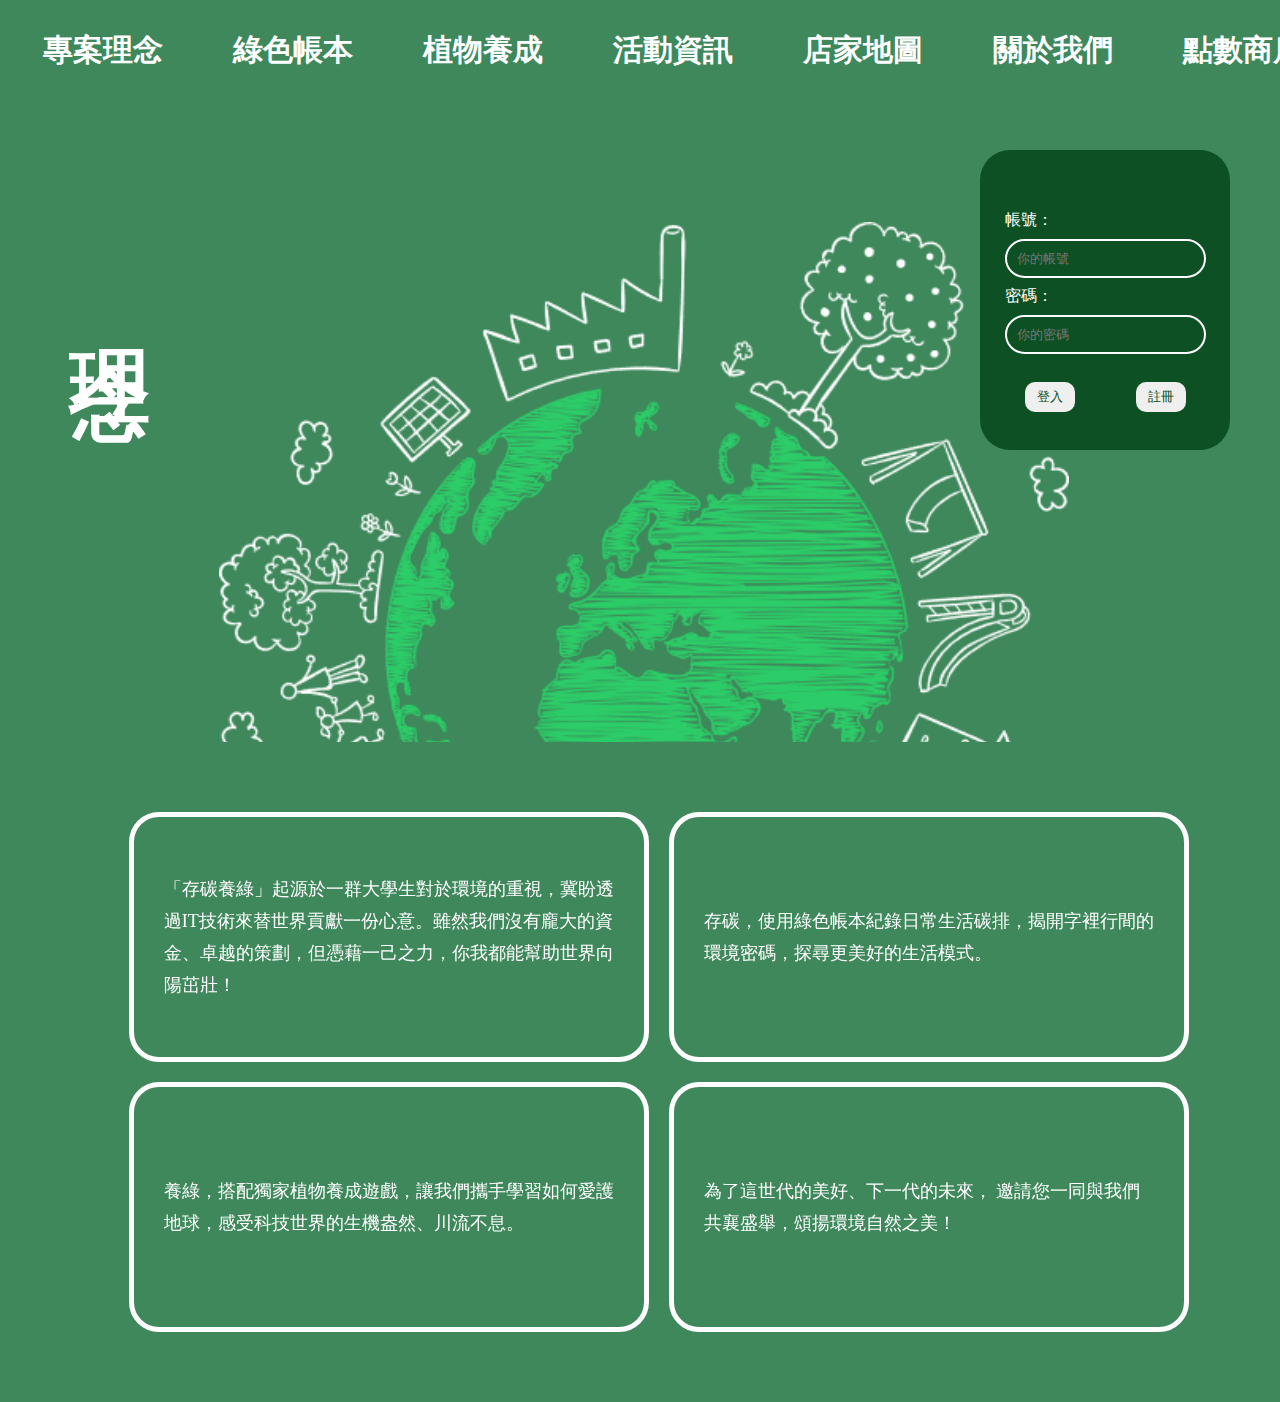
<file: index.html>
<!DOCTYPE html>
<html lang="en">
<head>
    <meta charset="UTF-8">
    <meta http-equiv="X-UA-Compatible" content="IE=edge">
    <meta name="viewport" content="width=device-width, initial-scale=1.0">
    <link rel="icon" href="asset/img/green-power.png" type="image/x-icon" />
    <title>存碳養綠</title>
    <style>
        @import url(asset/css/main.css);
        @import url(asset/css/index.css);
        @import url(asset/css/nav.css);
        @import url(../asset/css/animation.css);
    </style>
</head>
<body>
    <main>
        <aside id="main_title">
            <h1>理念</h1>
        </aside>

        <div class="signin" id="signin">
            
            <div class="signmid" >
                <form>
                    <div class="signcontent">
                        <label for="account">帳號：<br></label>
                        <input type="text" placeholder="你的帳號" >
                    </div>
                    <div class="signcontent">
                        <label for="account">密碼：<br></label>
                        <input type="password" placeholder="你的密碼" >
                    </div>
                    <div class="signbtn">
                        <input type="submit" value="登入" id="login" onclick="login()">
                        <input id="show" type="button" value="註冊">
                    </div>
                </form>
                
                <dialog id="infoModal">
                    <main>
                        
                        <div class="big">
                            <div class="mid">
                                <div class="contain">
                                    <h2 class="h2card">會員基本資料</h2>
                                    <div class="info">
                                        <div class="data">
                                            <label for="account">帳號：<br></label>
                                            <input class="inputstyle"type="text" placeholder="你的帳號">
                                        </div>
                                        <div class="data">
                                            <label for="name">密碼：<br></label>
                                            <input class="inputstyle" type="password" placeholder="你的密碼">
                                        </div>
                                        <div class="data">
                                            <label for="name">姓名：<br></label>
                                            <input class="inputstyle" type="text" placeholder="Your Name">
                                        </div>
                                        <div class="data">
                                            <label for="name">電子信箱：<br></label>
                                            <input class="inputstyle" type="text" placeholder="Your E-mail">
                                        </div>
                                        <div class="data">
                                            <label for="name">生日：<br></label>
                                            <input class="inputstyle" type="date" >
                                        </div>
                                        <div class="data">
                                            <label for="name">性別：<br></label>
                                            <input  type="radio"  name="sexual" style="margin: 20px 20px 5px;">男<br>
                                            <input  type="radio"  name="sexual" style="margin: 20px 20px">女<br>
                                        </div>
                                        <div class="data">
                                            <label for="name">通訊地址：<br></label>
                                            <input class="inputstyle" type="text" placeholder="你的住址">
                                        </div>
                                        <div class="data">
                                            <label for="name">聯絡電話：<br></label>
                                            <input class="inputstyle" type="text" placeholder="你的電話">
                                        </div>
                
                                       
                                            <div class="btndiv">
                                                <input type="submit" value="確認" class="btn" id="close">
                                            </div>
                                            <div class="btndiv">
                                                <input type="reset" value="取消" class="btn" id="close_2">
                                            </div>
                                        
                                    </div>
                                </div>
                            </div>
                        </div>
                    </main>
                </dialog>
                
            </div>
        </div>
        <div class="allhome">
            <div class="earth">
                <img src="asset/img/earth.png" >
            </div>
            <div class="idea">
                <div class="outer">
                    <div class="ideacontent">
                        <p>「存碳養綠」起源於一群大學生對於環境的重視，冀盼透過IT技術來替世界貢獻一份心意。雖然我們沒有龐大的資金、卓越的策劃，但憑藉一己之力，你我都能幫助世界向陽茁壯！</p>
                    </div>
                </div>
                <div class="outer">
                    <div class="ideacontent">
                        <p>存碳，使用綠色帳本紀錄日常生活碳排，揭開字裡行間的環境密碼，探尋更美好的生活模式。</p>
                    </div>
                </div>
                <div class="outer">
                    <div class="ideacontent">
                        <p>養綠，搭配獨家植物養成遊戲，讓我們攜手學習如何愛護地球，感受科技世界的生機盎然、川流不息。</p>
                    </div>
                </div>
                <div class="outer">
                    <div class="ideacontent">
                        <p>為了這世代的美好、下一代的未來，
                            邀請您一同與我們共襄盛舉，頌揚環境自然之美！</p>
                    </div>
                </div>
            </div>
        </div>
    </main>
    <footer></footer>
    <iframe src="page/nav.html" id="navBar" frameborder="0" scrolling="no"></iframe>

    <script>
        //註冊介面
        let btn=document.querySelector("#show");
        let infoModal=document.querySelector("#infoModal");
        let close=document.querySelector("#close"); //註冊確認後關閉視窗
        let close_2=document.querySelector("#close_2"); //註冊取消關閉視窗
    
        btn.addEventListener("click", function(){
            infoModal.showModal();
        })
        close.addEventListener("click", function(){
            infoModal.close();
        })
        close_2.addEventListener("click", function(){
            infoModal.close();
        })

        //登入介面
        function login(){
            var div=document.getElementById("signin")
            if (div.style.display == "block") {
                div.style.display = "none";
            }
            else{
                div.style.display = "none";
            }
        }

    </script>
</body>
</html>
</file>
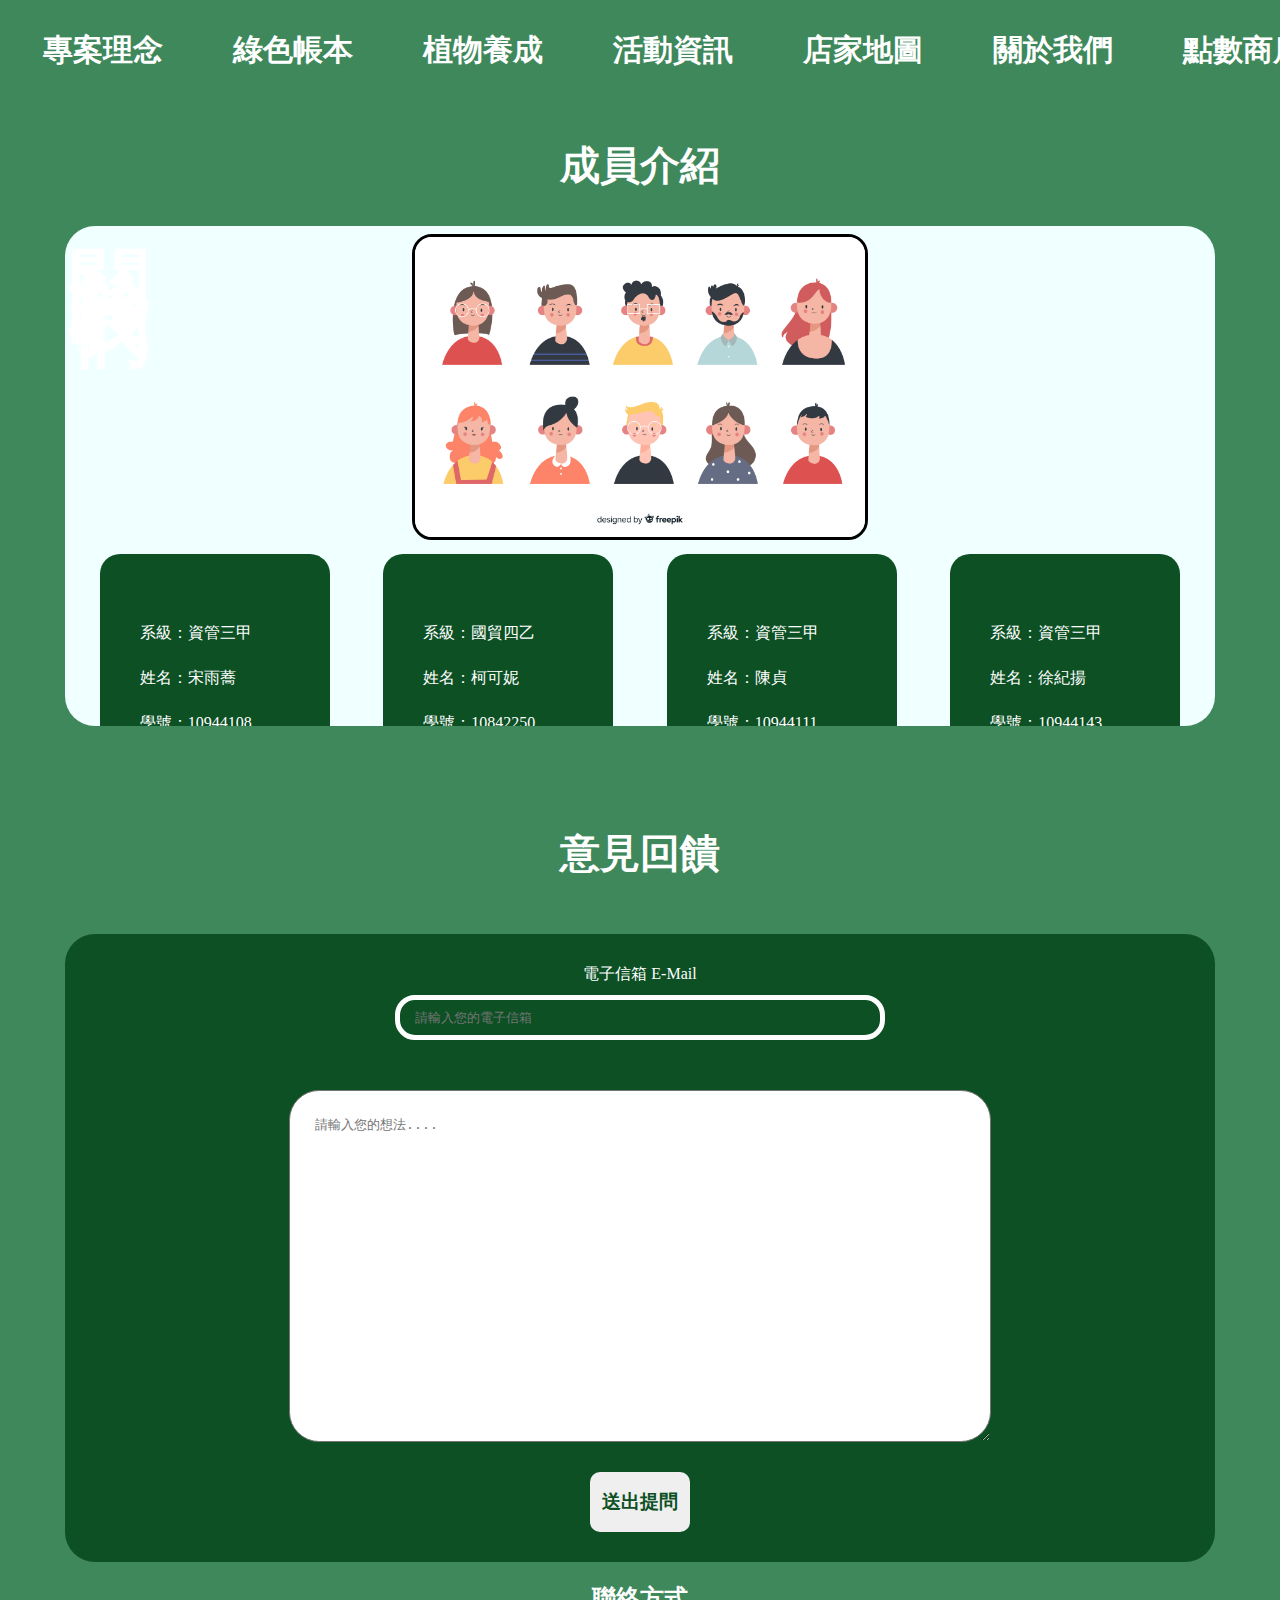
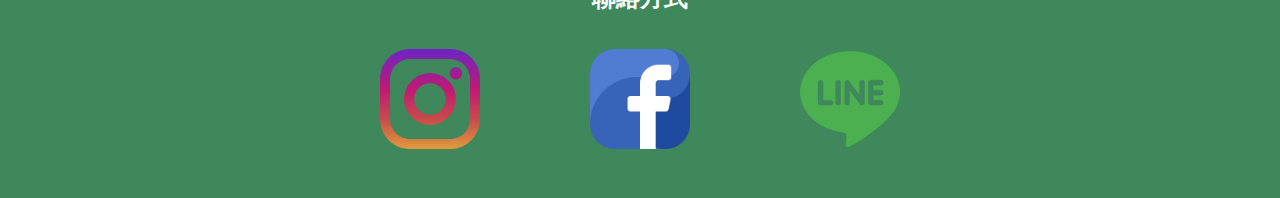
<file: page/about.html>
<!DOCTYPE html>
<html lang="en">
<head>
    <meta charset="UTF-8">
    <meta http-equiv="X-UA-Compatible" content="IE=edge">
    <meta name="viewport" content="width=device-width, initial-scale=1.0">
    <link rel="icon" href="../asset/img/green-power.png" type="image/x-icon" />
    <title>存碳養綠</title>
    <style>
        @import url(../asset/css/main.css);
        @import url(../asset/css/nav.css);
        @import url(../asset/css/about.css);
        @import url(../asset/css/animation.css);
    </style>

</head>
<body>
    <main>
        <aside id="main_title">
            <h1>關於我們</h1>
        </aside>
        <div class="bigbody">
            <div class="member" >
                <h2>成員介紹</h2>
                <iframe src="../page/member.html" frameborder="0" class="memframe" ></iframe>
            </div>
           
            <div class="member">
                <h2>意見回饋</h2>
                
                <form action="">
                    <div class="divqa">
                        
                        <div class="maildiv">
                            <label for="email">電子信箱 E-Mail</label>
                            <input type="email" placeholder="請輸入您的電子信箱">
                        </div>
                        <div class="qabody">
                            
                            <textarea name="problem" id="problem" placeholder="請輸入您的想法...." ></textarea>
                            <input class="qabtn" type="submit" value="送出提問">
                        </div>
                    </div>
                </form>
                   
            </div>
            <div class="mediadiv">
                <h2>聯絡方式</h2>
                <div class="contact">
                    <div class="media">
                        <a href="https://www.instagram.com/greenbook_1228/" target="_blank"><img src="../asset/img/instagram.png" ></a>
                    </div>
                    <div class="media">
                        <a href="https://www.facebook.com/profile.php?id=100088509945150" target="_blank"><img src="../asset/img/facebook.png" ></a>
                    </div>
                    <div class="media">
                        <a href="https://reurl.cc/oZm5zg" target="_blank"><img src="../asset/img/line.png" ></a>
                    </div>
                </div>
            </div>
        </div>
    </main>
    <iframe src="../page/nav.html" id="navBar" frameborder="0" scrolling="no"></iframe>
</body>
</html>
</file>
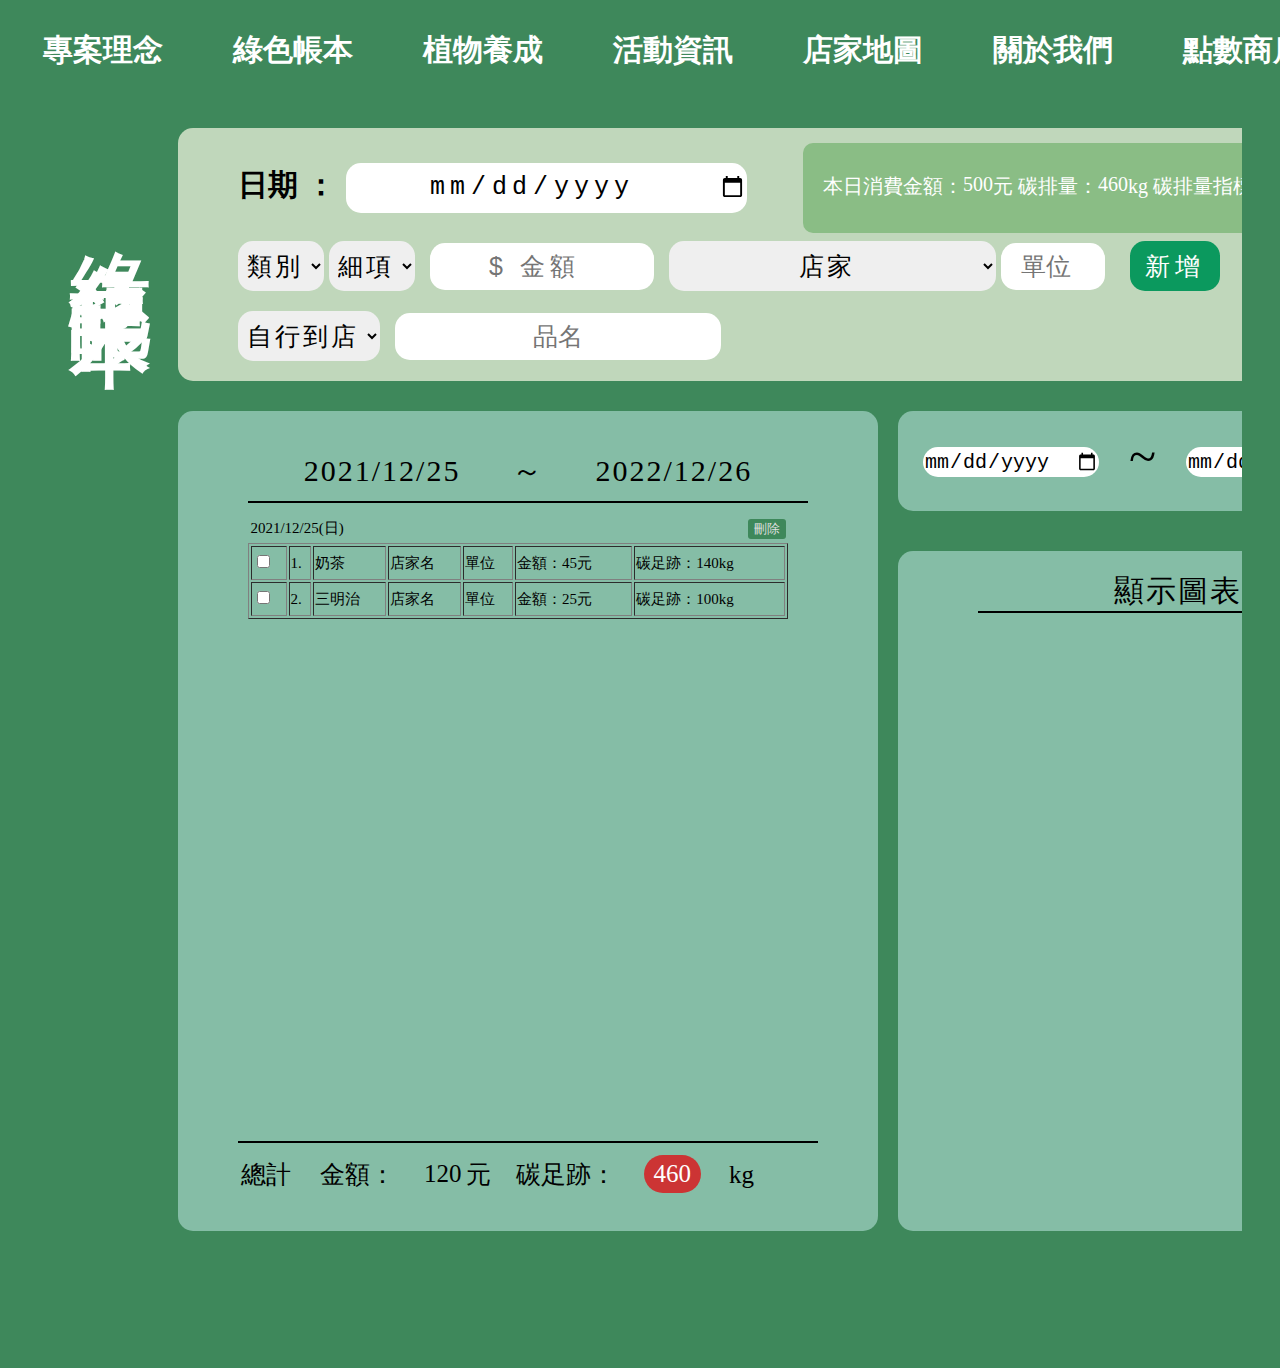
<file: page/account.html>
<!DOCTYPE html>
<html lang="en">
<head>
    <meta charset="UTF-8">
    <meta http-equiv="X-UA-Compatible" content="IE=edge">
    <meta name="viewport" content="width=device-width, initial-scale=1.0">
    <link rel="icon" href="../asset/img/green-power.png" type="image/x-icon" />
    <title>存碳養綠</title>
    <style>
        @import url(../asset/css/main.css);
        @import url(../asset/css/nav.css);
        @import url(../asset/css/account.css);
        @import url(../asset/css/animation.css);
    </style>
</head>
<body>
    <main>
        <aside id="main_title">
            <h1>綠色記帳本</h1>
        </aside>
        <aside id="main_body">
            <div id="add">
                <form   name="myForm">
                    <h2>日期 ：<input type="date" id="add_date"></h2><br>
                    <select name="type" id="add_type" onChange="renew(this.selectedIndex);">
                        <option value="" disabled selected hidden>類別</option>
                        <option value="Food">食</option>
                        <option value="Clothing">衣</option>
                        <option value="Housing">住</option>
                        <option value="Transportation">行</option>
                        <option value="Other">其他</option>
                    </select>
                    <select name="typeDetail" id="add_type_detail">
                        <option value="" disabled selected hidden>細項</option>
                    </select>
                    <input type="number" id="add_money" placeholder="$ 金額" min="0">
                    <select name="type" id="add_shop">
                        <option value="" disabled selected hidden>店家</option>
                        <option value="">獨立商店</option>
                        <option value="">連鎖商店</option>
                        <option value="">便利商店_負碳商品專區</option>
                        <option value="">便利商店_一般</option>
                        <option value="">綠色商店</option>
                        <option value="">其他</option>
                       
                    </select>
                    <script>
                        department=new Array();
                        department[0]=[];	
                        department[1]=["素食", "非素食"];	
                        department[2]=[];
                        department[3]=["水費/月","電費/月","瓦斯費/月"];
                        department[4]=["自駕油費", "捷運", "公車", "鐵路", "長程飛機", "短程飛機"];
                        department[5]=["具有綠色標章", "非綠色標章"];

                        function renew(index){
                            for(var i=0;i<department[index].length;i++)
                                document.myForm.typeDetail.options[i]=new Option(department[index][i], department[index][i]);	// 設定新選項
                            document.myForm.typeDetail.length=department[index].length;	// 刪除多餘的選項
                        }
                    </script>
                    <input type="number" id="add_unit" placeholder="單位" min="0" title="火車公里/公車、捷運站數/份數/飛機次數/加油公升數/水、電、瓦斯度數">
                    <button type="submit" id="add_btn" onclick="addFunction()" >新增</button><br>
                    <script>
                        function addFunction()
                        {
                            alert("此紀錄碳足跡量已超標!! \n 未來您的孫子沒有家了哭哭 °(°ˊДˋ°) °");
                        }
                    </script>
                    <select name="type" id="add_buy">
                        <option value="">自行到店</option>
                        <option value="">網購</option>
                    </select>
                    <input type="text" placeholder="品名" id="productName">
                </form>
            </div>
            <div id="today">
                <p>本日消費金額：</p>
                    <p>500</p>
                    <p>元 碳排量：</p>
                    <p>460</p>
                    <p>kg 碳排量指標 </p>
                    <p>普通</p>
                    <button type="submit" onclick="show()">
                        已省下碳排量 <br>
                        500
                    </button>
                <script>
                    function show(){
                        window.prompt("輸入贈與人會員編號")
                    }
                </script>
            </div>
            <div class="data">
                <section id="data_detail">
                    <div id="date_Range">
                        <form action="">
                            <input type="date" class="Range_1">
                            <p>~</p>
                            <input type="date" class="Range_2">
                            <button type="submit" id="Range_btn">GO</button>
                        </form>
                    </div>
                </section>
                <section id="data_chart">
                    <div id="chart_title">
                        <p>顯示圖表</p>
                    </div>
                    <div id="data_chart_show">
                        
                    </div>
                </section>
                <section id="data_record">
                    <div id="record_title">
                        <p id="record_data1">2021/12/25</p>
                        <p >～</p>
                        <p id="record_data2">2022/12/26</p>
                    </div>
                    <!---->
                    <div class="record_content_area">
                        <div class="record_content_area_1">
                            <table class="record_content" border="1">
                                <caption>
                                    2021/12/25(日)
                                    <button class="change" onclick="deleteFunction()">刪除</button>
                                </caption>
                                <tr>
                                    <td >
                                        <input type="checkbox">
                                    </td>
                                    <td>1.</td>
                                    <td>奶茶</td>
                                    <td>店家名</td>
                                    <td>單位</td>
                                    <td>金額：45元</td>
                                    <td>碳足跡：140kg</td>
                                </tr>
                                <tr>
                                    <td>
                                        <input type="checkbox">
                                    </td>
                                    <td>2.</td>
                                    <td>三明治</td>
                                    <td>店家名</td>
                                    <td>單位</td>
                                    <td>金額：25元</td>
                                    <td>碳足跡：100kg</td>
                                </tr>
                            </table>
    
                            
                        </div>
                        
                        
                    </div>
                    
                
                    <script>
                        function deleteFunction()
                        {
                            y = confirm("請注意！刪除紀錄將扣除一點！")
                            if(y==true)
                                alert("已扣點 ( ´; ω ; )")
                        }
                    </script>
                    
                    </div>
                    <div id="record_sum" >
                        <table>
                            <tr>
                                <td>總計　</td>
                                <td>金額：　</td>
                                <td>120</td>
                                <td>元　碳足跡：　</td>
                                <td id="record_sum_g">460</td>
                                <td>　kg</td>
                            </tr>
                        </table>
                    </div>
                </section>
            </div>
        </aside>
    </main>
    <div id="to_top">
        <div id="top"></div>
        <a href="#">
            <img src="../asset/img/earth-day.png" alt="" id="top_btn">
        </a>
    </div>

    <footer></footer>
    <iframe src="../page/nav.html" id="navBar" frameborder="0" scrolling="no"></iframe>
</body>
</html>
</file>
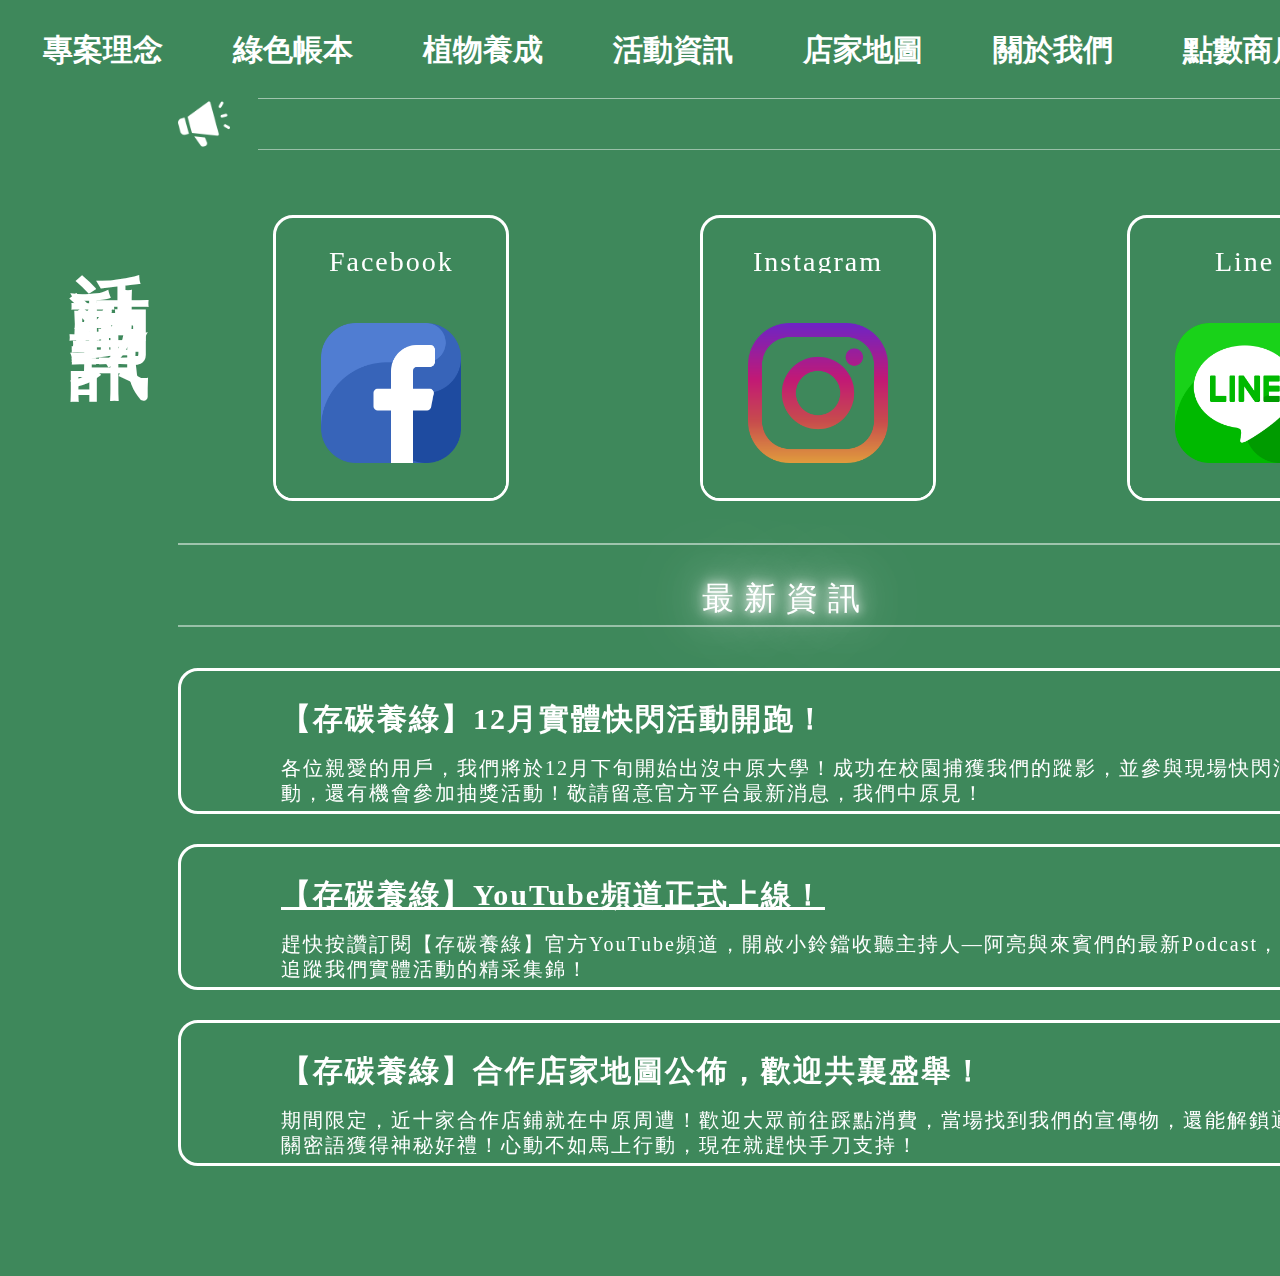
<file: page/activity.html>
<!DOCTYPE html>
<html lang="en">
<head>
    <meta charset="UTF-8">
    <meta http-equiv="X-UA-Compatible" content="IE=edge">
    <meta name="viewport" content="width=device-width, initial-scale=1.0">
    <link rel="icon" href="../asset/img/green-power.png" type="image/x-icon" />
    <title>存碳養綠</title>
    <style>
        @import url(../asset/css/main.css);
        @import url(../asset/css/nav.css);
        @import url(../asset/css/activity.css);
        @import url(../asset/css/animation.css);
    </style>
</head>
<body>
    <main>
        <aside id="main_title">
            <h1>活動資訊</h1>
        </aside>
        <aside id="main_body">
            <div id="news">
                <img src="../asset/img/megaphone.png" alt="">
                <div id="news_txt">
                    <marquee  direction="left" scrollamount="4">
                        FB IG LINE已上線，歡迎加入!
                    </marquee>
                </div>
            </div>

            <div id="app_area">
                <div class="app">
                    <p class="app_title">
                        Facebook
                    </p>
                    <img src="../asset/img/f_qrcode.png" alt="" class="app_qr">
                    <a href="https://www.facebook.com/profile.php?id=100088509945150" target="_blank">
                        <img src="../asset/img/facebook.png" alt="">
                    </a>
                </div>
                <div class="app">
                    <p class="app_title">
                        Instagram
                    </p>
                    <img src="../asset/img/IG_qrcode.png" alt="" class="app_qr">
                    <a href="https://reurl.cc/OEQvOy" target="_blank">
                        <img src="../asset/img/instagram.png" alt="">
                    </a>
                </div>
                <div class="app">
                    <p class="app_title">
                        Line
                    </p>
                    <img src="../asset/img/L_qrcode.png" alt="" class="app_qr">
                    <a href="https://reurl.cc/oZm5zg" target="_blank">
                        <img src="../asset/img/line_app.png" alt="">
                    </a>
                </div>
            </div>
            <div id="activity_title">
                <p>最新資訊</p>
            </div>
            <div id="activity_area">
                <div class="activity">
                    <h2>【存碳養綠】12月實體快閃活動開跑！</h2>
                    <p>
                        各位親愛的用戶，我們將於12月下旬開始出沒中原大學！成功在校園捕獲我們的蹤影，並參與現場快閃活動，還有機會參加抽獎活動！敬請留意官方平台最新消息，我們中原見！
                    </p>
                </div>
                <div class="activity">
                    <a href="http://www.youtube.com/@greenbook_1228" target="_blank">
                        <h2>【存碳養綠】YouTube頻道正式上線！</h2>
                    </a>
                    <p>
                        趕快按讚訂閱【存碳養綠】官方YouTube頻道，開啟小鈴鐺收聽主持人—阿亮與來賓們的最新Podcast，追蹤我們實體活動的精采集錦！
                    </p>
                    <a href="http://www.youtube.com/@greenbook_1228" target="_blank">點我開啟連結!</a>
                </div>
                <div class="activity">
                    <h2>【存碳養綠】合作店家地圖公佈，歡迎共襄盛舉！</h2>
                    <p>
                        期間限定，近十家合作店鋪就在中原周遭！歡迎大眾前往踩點消費，當場找到我們的宣傳物，還能解鎖通關密語獲得神秘好禮！心動不如馬上行動，現在就趕快手刀支持！
                    </p>
                </div>
            </div>
        </aside>
    </main>
    <div id="to_top">
        <div id="top"></div>
        <a href="#">
            <img src="../asset/img/earth-day.png" alt="" id="top_btn">
        </a>
    </div>
    <footer></footer>
    <iframe src="../page/nav.html" id="navBar" frameborder="0" scrolling="no"></iframe>
</body>
</html>
</file>
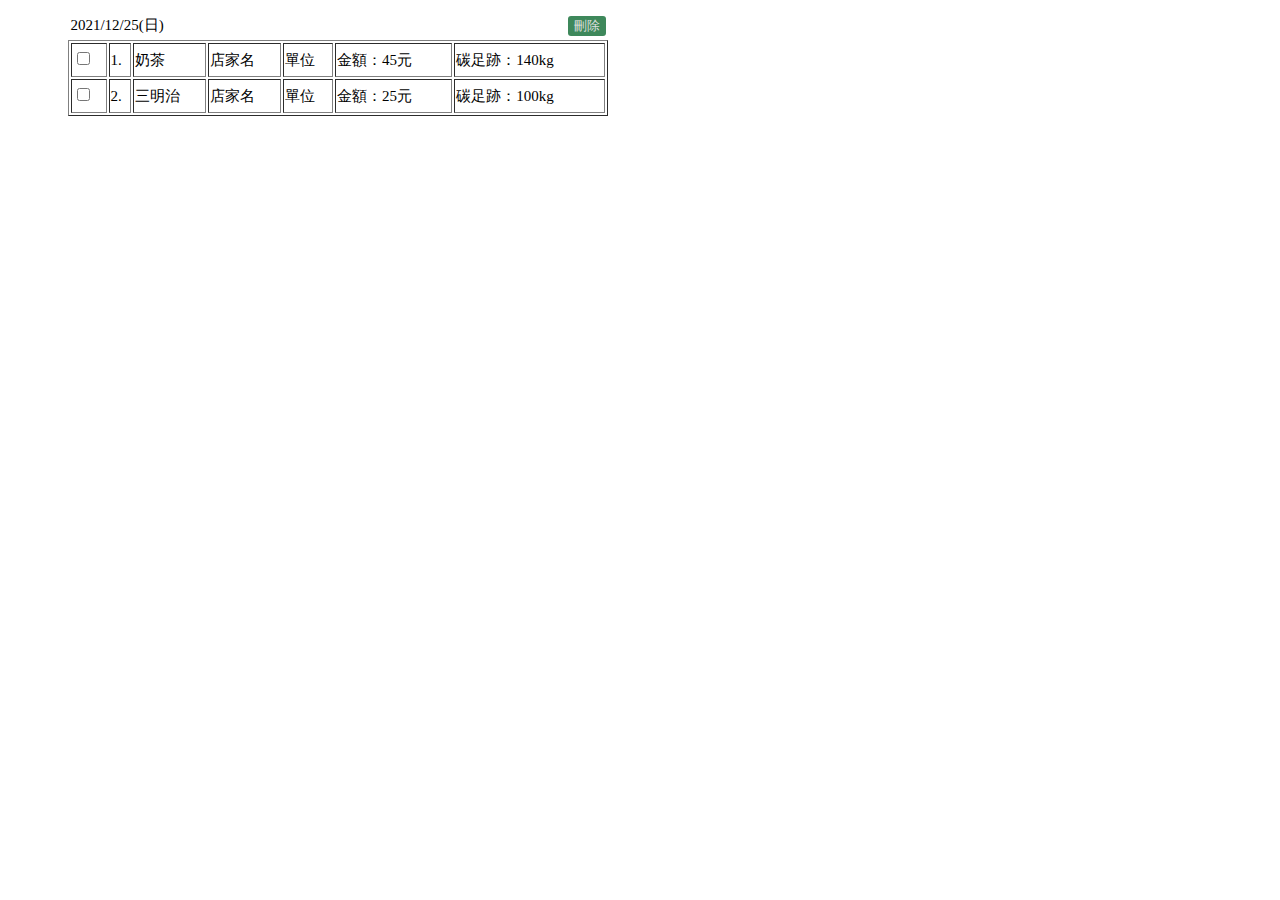
<file: page/data_record.html>
<!DOCTYPE html>
<html lang="en">
<head>
    <meta charset="UTF-8">
    <meta http-equiv="X-UA-Compatible" content="IE=edge">
    <meta name="viewport" content="width=device-width, initial-scale=1.0">
    <title>Document</title>
    <style>
        @import url(../asset/css/account.css);
    </style>
</head>
<body>
    <table class="record_content" border="1">
        <caption>
            2021/12/25(日)
            <button class="change" onclick="deleteFunction()">刪除</button>
        </caption>
        <tr>
            <td >
                <input type="checkbox">
            </td>
            <td>1.</td>
            <td>奶茶</td>
            <td>店家名</td>
            <td>單位</td>
            <td>金額：45元</td>
            <td>碳足跡：140kg</td>
        </tr>
        <tr>
            <td>
                <input type="checkbox">
            </td>
            <td>2.</td>
            <td>三明治</td>
            <td>店家名</td>
            <td>單位</td>
            <td>金額：25元</td>
            <td>碳足跡：100kg</td>
        </tr>
    </table>

    <script>
        function deleteFunction()
        {
            y = confirm("請注意！刪除紀錄將扣除一點！")
            if(y==true)
                alert("已扣點 ( ´; ω ; )")
        }
    </script>
</body>
</html>
</file>
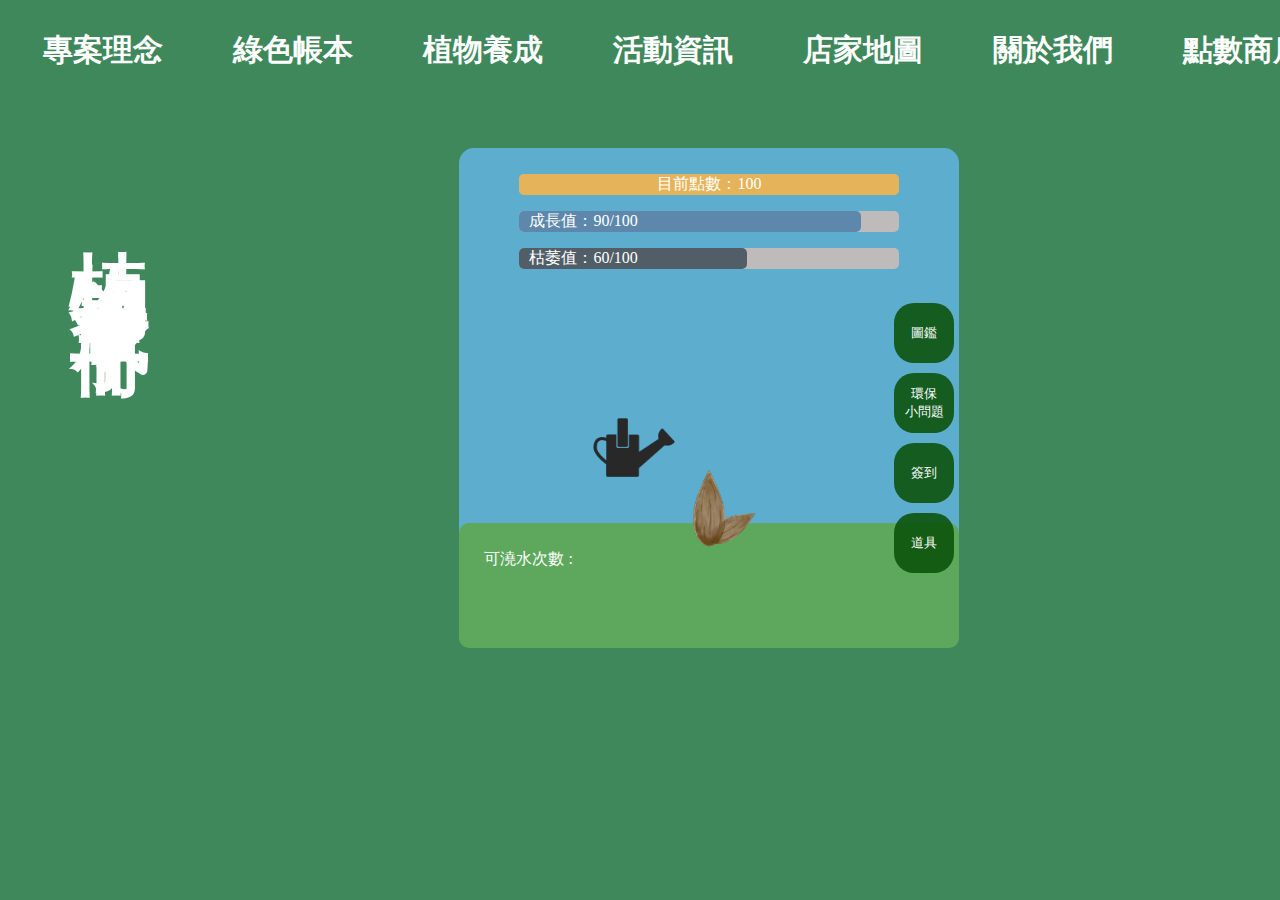
<file: page/game.html>
<!DOCTYPE html>
<html lang="en">
<head>
    <meta charset="UTF-8">
    <meta http-equiv="X-UA-Compatible" content="IE=edge">
    <meta name="viewport" content="width=device-width, initial-scale=1.0">
    <link rel="icon" href="../asset/img/green-power.png" type="image/x-icon" />
    <title>存碳養綠</title>
    <style>
        @import url(../asset/css/main.css);
        @import url(../asset/css/nav.css);
        @import url(../asset/css/game.css);
        @import url(../asset/css/animation.css);
    </style>
    <link rel="stylesheet" href="../asset/css/picturesbook.css">
    <link rel="stylesheet" href="../asset/css/question.css">
</head>
<body>
    <main>
        <aside id="main_title">
            <h1>植物養成手冊</h1>
        </aside>
        <div class="bighand">
            <div class="handbook">
                <div class="bar">
                    <div class="point">
                        <div class="barpoint">
                            <p>目前點數：100</p>
                        </div>
                    </div>
                    <div class="up">
                        <div class="bar1">
                            <p>成長值：90/100</p>
                        </div>
                    </div>
                    <div class="die">
                        <div class="bar2">
                            <p>枯萎值：60/100</p>
                        </div>
                    </div>
                </div>
    
                <div class="watercan">
                    <img src="../asset/img/watercan.png">
                </div>
    
                <div class="grass">
                    <div class="seed">
                        <a href="https://www.instagram.com/greenbook_1228/" target="_blank"><img src="../asset/img/seed (2).png" alt="種子"></a>
                    </div>
                    <div class="green">
                        <p style="padding: 10px;margin-left: 15px;">可澆水次數 : </p>
                    </div>
                </div>
    
                <div class="press">
                    <div id="pcturebook">
                        <input type="button" class="btn1" value="圖鑑">
                    </div>

                    <dialog id="infoModal">
                        <div class="bigpic">
                            <div class="picbody1">
                                <div class="sub">
                                    <img src="../asset/img/leaf.png" >
                                    <div class="subtitle">
                                        <p>圖鑑</p>
                                    </div>
                        
                                </div>
                                <div class="all1">
                                    <div class="no1">
                                        <div class="pic1">
                                            <img src="../asset/img/plant (5).png" >
                                            
                                        </div>
                                        <p>仙人掌</p>
                                    </div>
                        
                                    <div class="no1">
                                        <div class="pic1">
                                            <img src="../asset/img/lock.png" id="lock" >
                                        </div>
                                        <p>未解鎖</p>
                                    </div>
                                    <div class="no1">
                                        <div class="pic1">
                                            <img src="../asset/img/lock.png"  id="lock">
                                        </div>
                                        <p>未解鎖</p>
                                    </div>
                                    <div class="no1">
                                        <div class="pic1">
                                            <img src="../asset/img/lock.png"  id="lock">
                                        </div>
                                        <p>未解鎖</p>
                                    </div>
                                    <div class="no1">
                                        <div class="pic1">
                                            <img src="../asset/img/lock.png"  id="lock">
                                        </div>
                                        <p>未解鎖</p>
                                    </div>
                                    <div class="no1">
                                        <div class="pic1">
                                            <img src="../asset/img/lock.png"  id="lock">
                                        </div>
                                        <p>未解鎖</p>
                                    </div>
                                    <div class="no1">
                                        <div class="pic1">
                                            <img src="../asset/img/lock.png"  id="lock">
                                        </div>
                                        <p>未解鎖</p>
                                    </div>
                                    <div class="no1">
                                        <div class="pic1">
                                            <img src="../asset/img/lock.png"  id="lock">
                                        </div>
                                        <p>未解鎖</p>
                                    </div>
                                    <div class="no1">
                                        <div class="pic1">
                                            <img src="../asset/img/lock.png"  id="lock">
                                        </div>
                                        <p>未解鎖</p>
                                    </div>
                                    <div class="no1">
                                        <div class="pic1">
                                            <img src="../asset/img/lock.png"  id="lock">
                                        </div>
                                        <p>未解鎖</p>
                                    </div>
                                </div>
                            </div>
                        </div>
                        <button id="close">X</button>
                    </dialog>

                    <div id="question">
                        <input type="button" class="btn1" value="環保&#010;小問題"  >
                    </div>
                    <dialog id="questionModal">
                        
                        <div class="bigpic">
                            <div class="picbody" style="width: 450px;">
                                <div class="sub">
                                    <img src="../asset/img/leaf.png" >
                                    <div class="subtitle2">
                                        <p style="font-size: 30px;">環保<br>小問題</p>
                                    </div>
                        
                                </div>
                                <div class="all2">
                                    <div class="no1">
                                        <p>地球日是每年的哪一天？</p>
                                        <div class="questiondiv">
                                            
                                            <div class="question">

                                                <form action="">
                                                    <input type="radio" name="question" class="bnt_question"  checked><label >(1) 6 月 6 號</label> <br>
                                                    <input type="radio" name="question" class="bnt_question" ><label >(1) 4 月 22 號</label> <br>
                                                    <input type="radio" name="question" class="bnt_question" ><label >(1) 5 月 28 號</label> <br>
                                                    <input type="radio" name="question" class="bnt_question" ><label >(1) 9 月 28 號</label> 
                                                </form>

                                            </div>
                                        </div>

                                        <div class="confirmdiv">
                                            <input type="submit"  class="confirm" value="確定選擇" style="cursor: pointer;" onclick="confrimalert()">
                                        </div>
                                    </div>
                        
                                   
                                </div>
                            </div>
                        </div>

                       
                        <button class="cls" onclick="questionModal.close()">X</button>
                    </dialog>
                    <div id="check">
                        <input type="button" class="btn1" value="簽到">
                    </div>
                    <dialog id="checkModal">
                        
                        <div class="bigpic">
                            <div class="picbody" style="width: 450px;">
                                <div class="sub">
                                    <img src="../asset/img/leaf.png" >
                                    <div class="subtitle">
                                        <p>簽到</p>
                                    </div>
                        
                                </div>
                                <div class="all">
                                    <div class="no1">
                                        <p>這週簽到表</p>
                                        <div class="allcheck">
                                            <div class="checkdiv">
                                                <div class="check1">
                                                    <img src="../asset/img/check-mark.png" >
                                                    
                                                </div>
                    
                                            </div>
                                
                                            <div class="checkdiv">
                                                <div class="check1">
                                                    <img src="../asset/img/no.png" >
                                                </div>
                                                
                                            </div>
                                            <div class="checkdiv">
                                                <div class="check1">
                                                    <img src="../asset/img/no.png" >
                                                </div>
                                               
                                            </div>
                                            <div class="checkdiv">
                                                <div class="check1">
                                                    <img src="../asset/img/no.png" >
                                                </div>
                                            </div>
                                            <div class="checkdiv">
                                                <div class="check1">
                                                    <img src="../asset/img/no.png" >
                                                </div>
                                            </div>
                                            <div class="checkdiv">
                                                <div class="check1">
                                                    <img src="../asset/img/no.png" >
                                                </div>
                                            </div>
                                            <div class="checkdiv">
                                                <div class="check1">
                                                    <img src="../asset/img/no.png" >
                                                </div>
                                            </div>
                                            <div class="checkdiv">
                                                <div class="check1">
                                                    <img src="../asset/img/no.png" >
                                                </div>
                                            </div>
                                            
                                        </div>
                                    </div>
                        
                                   
                                </div>
                            </div>
                        </div>
                         <button class="cls" onclick="checkModal.close()">X</button>
                     </dialog>
                    <div id="item">
                        <input type="button" class="btn1" value="道具" >
                    </div>
                    <dialog id="itemModal">
                        
                        <div class="bigpic" >
                            <div class="picbody" style="width: 900px;">
                                <div class="sub">
                                    <img src="../asset/img/leaf.png" >
                                    <div class="subtitle">
                                        <p>道具</p>
                                    </div>
                        
                                </div>
                                <div class="all" >
                                    <div class="no1" >
                                        
                                        <div class="alltoy" >
                                        
                                            <div class="toydiv">
                                                <div class="toy1">
                                                    <span data-texto="肥料"><img src="../asset/img/fertilizer.png" ></span>
                                                    
                                                    
                                                </div>
                    
                                            </div>
                                            <div class="toydiv">
                                                <div class="toy1">
                                                    <span data-texto="水肥"><img src="../asset/img/fertilizer2.png" ></span>
                                                    
                                                </div>
                    
                                            </div>
                                           
                                           
                                            
                                        </div>
                                    </div>
                        
                                   
                                </div>
                            </div>
                        </div>
                         <button class="cls" onclick="itemModal.close()" >X</button>
                     </dialog>
                </div>
    
            </div>
        </div>
    </main>
    <script>
        //遊戲主畫面之按鍵設定
        let btn=document.querySelector("#pcturebook");
        let btn2=document.querySelector("#question");
        let btn3=document.querySelector("#check");
        let btn4=document.querySelector("#item");

        let infoModal=document.querySelector("#infoModal");
        let questionModal=document.querySelector("#questionModal");
        let checkModal=document.querySelector("#checkModal");
        let itemModal=document.querySelector("#itemModal");
       
        let close=document.querySelector("#close");
        

        btn.addEventListener("click", function(){
        infoModal.showModal();
        })
        btn2.addEventListener("click", function(){
        questionModal.showModal();
        })
        btn3.addEventListener("click", function(){
        checkModal.showModal();
        })
        btn4.addEventListener("click", function(){
        itemModal.showModal();
        })

        close.addEventListener("click", function(){
        infoModal.close();  
        })

        //環保小問題之按鍵設定
      
        
        function confrimalert(){
            
            var yes = confirm('確定送出答案嗎？');

            if (yes) {
                alert('答對了！可再澆兩次水！');
                //alert('答錯了！只能加一次QQ！');
            } else {
                alert('再選擇一次吧~~');
            }
          
        }
        


      
    </script>
    <iframe src="../page/nav.html" id="navBar" frameborder="0" scrolling="no"></iframe>
</body>
</html>
</file>
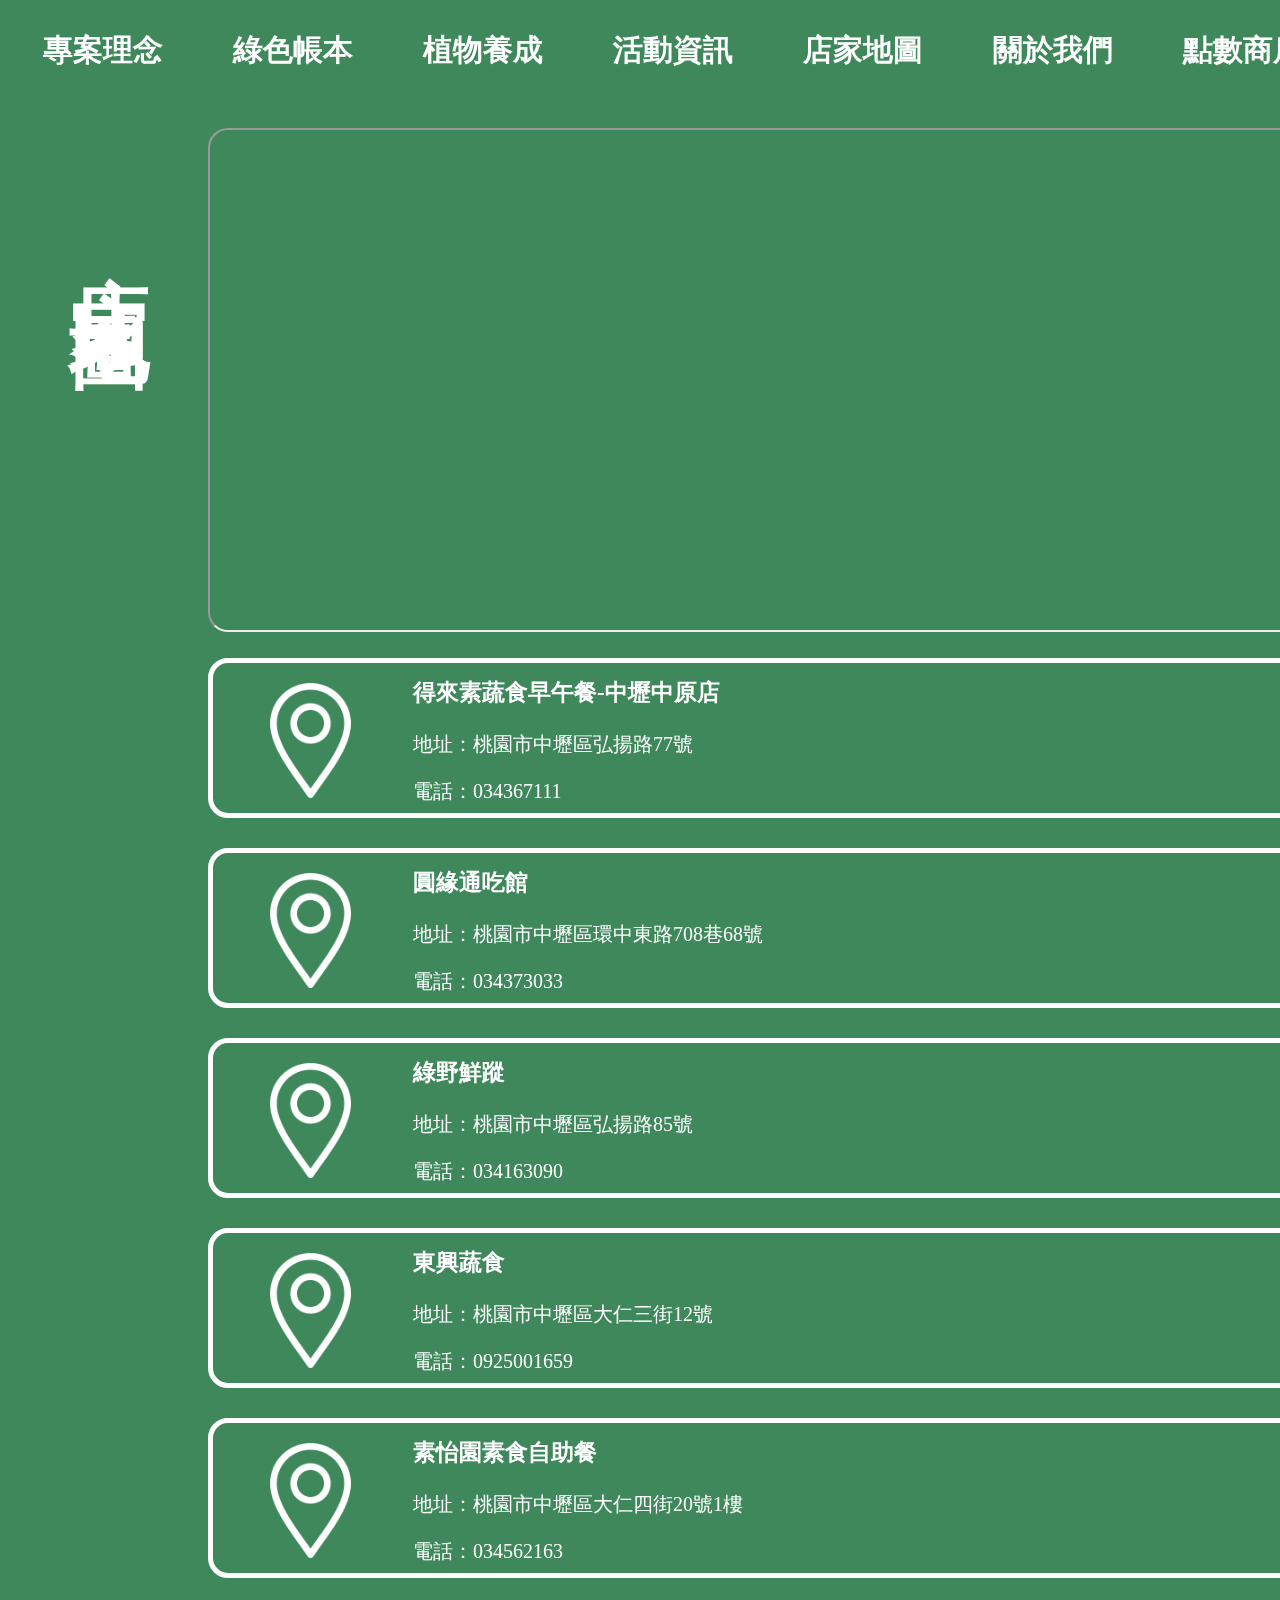
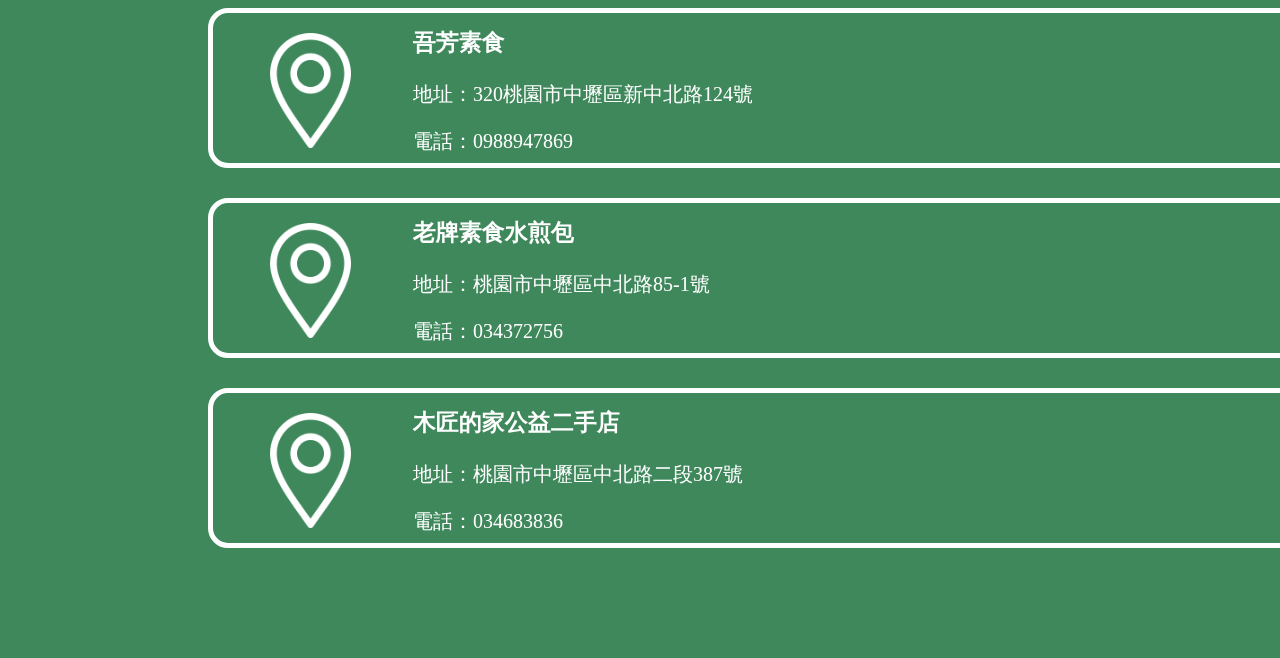
<file: page/map.html>
<!DOCTYPE html>
<html lang="en">
<head>
    <meta charset="UTF-8">
    <meta http-equiv="X-UA-Compatible" content="IE=edge">
    <meta name="viewport" content="width=device-width, initial-scale=1.0">
    <link rel="icon" href="../asset/img/green-power.png" type="image/x-icon" />
    <title>存碳養綠</title>
    <style>
        @import url(../asset/css/main.css);
        @import url(../asset/css/nav.css);
        @import url(../asset/css/map.css);
        @import url(../asset/css/animation.css);
    </style>
</head>
<body>
    <main>
        <aside id="main_title">
            <h1>店家地圖</h1>
        </aside>
        <aside id="main_body">
            <div id="map">
                <iframe src="https://www.google.com/maps/embed?pb=!1m18!1m12!1m3!1d3617.359907784382!2d121.23918911480928!3d24.95386668400988!2m3!1f0!2f0!3f0!3m2!1i1024!2i768!4f13.1!3m3!1m2!1s0x3468221537961605%3A0x726514471680ef54!2z5b6X5L6G57Sg6JSs6aOf5pep5Y2I6aSQLeS4reWjouS4reWOn-W6lw!5e0!3m2!1szh-TW!2stw!4v1671793598516!5m2!1szh-TW!2stw" loading="lazy" referrerpolicy="no-referrer-when-downgrade"></iframe>
            </div>
            <div class="shop">
                <img src="../asset/img/location.png" alt="">
                <div class="map_detail" onclick="click1()">
                    <h3>得來素蔬食早午餐-中壢中原店</h3>
                    <p>地址：桃園市中壢區弘揚路77號</p>
                    <p>電話：034367111</p>    
                </div>
            </div>
            <div class="shop">
                <img src="../asset/img/location.png" alt="">
                <div class="map_detail" onclick="click2()">
                    <h3>圓緣通吃館</h3>
                    <p>地址：桃園市中壢區環中東路708巷68號</p>
                    <p>電話：034373033</p>    
                </div>
            </div>
            <div class="shop">
                <img src="../asset/img/location.png" alt="">
                <div class="map_detail" onclick="click3()">
                    <h3>綠野鮮蹤</h3>
                    <p>地址：桃園市中壢區弘揚路85號</p>
                    <p>電話：034163090</p>    
                </div>
            </div>
            <div class="shop">
                <img src="../asset/img/location.png" alt="">
                <div class="map_detail" onclick="click4()">
                    <h3>東興蔬食</h3>
                    <p>地址：桃園市中壢區大仁三街12號</p>
                    <p>電話：0925001659</p>    
                </div>
            </div>
            <div class="shop">
                <img src="../asset/img/location.png" alt="">
                <div class="map_detail" onclick="click5()">
                    <h3>素怡園素食自助餐</h3>
                    <p>地址：桃園市中壢區大仁四街20號1樓</p>
                    <p>電話：034562163</p>    
                </div>
            </div>
            <div class="shop">
                <img src="../asset/img/location.png" alt="">
                <div class="map_detail" onclick="click6()">
                    <h3>吾芳素食</h3>
                    <p>地址：320桃園市中壢區新中北路124號</p>
                    <p>電話：0988947869</p>    
                </div>
            </div>
            <div class="shop">
                <img src="../asset/img/location.png" alt="">
                <div class="map_detail" onclick="click7()">
                    <h3>老牌素食水煎包</h3>
                    <p>地址：桃園市中壢區中北路85-1號</p>
                    <p>電話：034372756</p>    
                </div>
            </div>
            <div class="shop">
                <img src="../asset/img/location.png" alt="">
                <div class="map_detail" onclick="click8()">
                    <h3>木匠的家公益二手店</h3>
                    <p>地址：桃園市中壢區中北路二段387號</p>
                    <p>電話：034683836</p>    
                </div>
            </div>
        
            
        </aside>
    </main>
    <div id="to_top">
        <div id="top"></div>
        <a href="#">
            <img src="../asset/img/earth-day.png" alt="" id="top_btn">
        </a>
    </div>
    <footer></footer>
    <iframe src="../page/nav.html" id="navBar" frameborder="0" scrolling="no"></iframe>

    <script>
        //點即修改地圖*改src裡面的網址就好*
        function click1(){
            document.getElementById('map').innerHTML = "<iframe src='https://www.google.com/maps/embed?pb=!1m18!1m12!1m3!1d3617.359907784382!2d121.23918911480928!3d24.95386668400988!2m3!1f0!2f0!3f0!3m2!1i1024!2i768!4f13.1!3m3!1m2!1s0x3468221537961605%3A0x726514471680ef54!2z5b6X5L6G57Sg6JSs6aOf5pep5Y2I6aSQLeS4reWjouS4reWOn-W6lw!5e0!3m2!1szh-TW!2stw!4v1671793598516!5m2!1szh-TW!2stw' loading='lazy' referrerpolicy='no-referrer-when-downgrade'></iframe>";
        }
        function click2(){
            document.getElementById('map').innerHTML = "<iframe src='https://www.google.com/maps/embed?pb=!1m18!1m12!1m3!1d14469.242853010066!2d121.23485688496193!3d24.955541145397227!2m3!1f0!2f0!3f0!3m2!1i1024!2i768!4f13.1!3m3!1m2!1s0x34682214593b75ff%3A0x8f992daa5441e6cd!2z5ZyT57ej6YCa5ZCD6aSo!5e0!3m2!1szh-TW!2stw!4v1671793778195!5m2!1szh-TW!2stw'   loading='lazy' referrerpolicy='no-referrer-when-downgrade'></iframe>";
        }
        function click3(){
            document.getElementById('map').innerHTML = "<iframe src='https://www.google.com/maps/embed?pb=!1m18!1m12!1m3!1d14469.437238395689!2d121.2326639849613!3d24.95388704540957!2m3!1f0!2f0!3f0!3m2!1i1024!2i768!4f13.1!3m3!1m2!1s0x34682215391d4d2f%3A0x716b9214e61f2005!2z57ag6YeO6a6u6LmkIChWZWdldGFyaWFuKQ!5e0!3m2!1szh-TW!2stw!4v1671793872836!5m2!1szh-TW!2stw'   loading='lazy' referrerpolicy='no-referrer-when-downgrade'></iframe>";
        }
        function click4(){
            document.getElementById('map').innerHTML = "<iframe src='https://www.google.com/maps/embed?pb=!1m18!1m12!1m3!1d14469.294702827403!2d121.23296688496173!3d24.955099945400526!2m3!1f0!2f0!3f0!3m2!1i1024!2i768!4f13.1!3m3!1m2!1s0x346823ab3c543f27%3A0xfc0b77394e834ee1!2z5p2x6IiI57Sg6aOfIOahg-WckuW4guS4reWjouWNgOWkp-S7geS4ieihlzEy6Jmf!5e0!3m2!1szh-TW!2stw!4v1671793917921!5m2!1szh-TW!2stw'   loading='lazy' referrerpolicy='no-referrer-when-downgrade'></iframe>";
        }
        function click5(){
            document.getElementById('map').innerHTML = "<iframe src='https://www.google.com/maps/embed?pb=!1m18!1m12!1m3!1d14469.195362431386!2d121.23244748496198!3d24.95594524539419!2m3!1f0!2f0!3f0!3m2!1i1024!2i768!4f13.1!3m3!1m2!1s0x3468221575586b19%3A0x1611f12fa1ec74c2!2z57Sg5oCh5ZyS57Sg6aOf6Ieq5Yqp6aSQ!5e0!3m2!1szh-TW!2stw!4v1671794090488!5m2!1szh-TW!2stw'   loading='lazy' referrerpolicy='no-referrer-when-downgrade'></iframe>";
        }
        function click6(){
            document.getElementById('map').innerHTML = "<iframe src='https://www.google.com/maps/embed?pb=!1m18!1m12!1m3!1d14468.975187599008!2d121.22878518496263!3d24.95781864538016!2m3!1f0!2f0!3f0!3m2!1i1024!2i768!4f13.1!3m3!1m2!1s0x3468223e5cc21d27%3A0xdb316d602a6084ff!2z5ZC-6Iqz57Sg6aOf!5e0!3m2!1szh-TW!2stw!4v1671794134829!5m2!1szh-TW!2stw'   loading='lazy' referrerpolicy='no-referrer-when-downgrade'></iframe>";
        }
        function click7(){
            document.getElementById('map').innerHTML = "<iframe src='https://www.google.com/maps/embed?pb=!1m18!1m12!1m3!1d14468.97524745042!2d121.22878518254959!3d24.95781813614061!2m3!1f0!2f0!3f0!3m2!1i1024!2i768!4f13.1!3m3!1m2!1s0x34682325d9fefa6b%3A0x88c37d2ce0bc2ae!2z6ICB54mM57Sg6aOf5rC054WO5YyFLeWOn-aWsOiOiuWci-S4reaXgQ!5e0!3m2!1szh-TW!2stw!4v1671794187082!5m2!1szh-TW!2stw'   loading='lazy' referrerpolicy='no-referrer-when-downgrade'></iframe>";
        }
        function click8(){
            document.getElementById('map').innerHTML = "<iframe src='https://www.google.com/maps/embed?pb=!1m18!1m12!1m3!1d14469.41572156945!2d121.22285718496138!3d24.95407014540823!2m3!1f0!2f0!3f0!3m2!1i1024!2i768!4f13.1!3m3!1m2!1s0x346822473c55ca5f%3A0x873269dc08ab4a92!2z5pyo5Yyg55qE5a625YWs55uK5LqM5omL5bqX!5e0!3m2!1szh-TW!2stw!4v1671794227592!5m2!1szh-TW!2stw'   loading='lazy' referrerpolicy='no-referrer-when-downgrade'></iframe>";
        }
    </script>

</body>
</html>
</file>
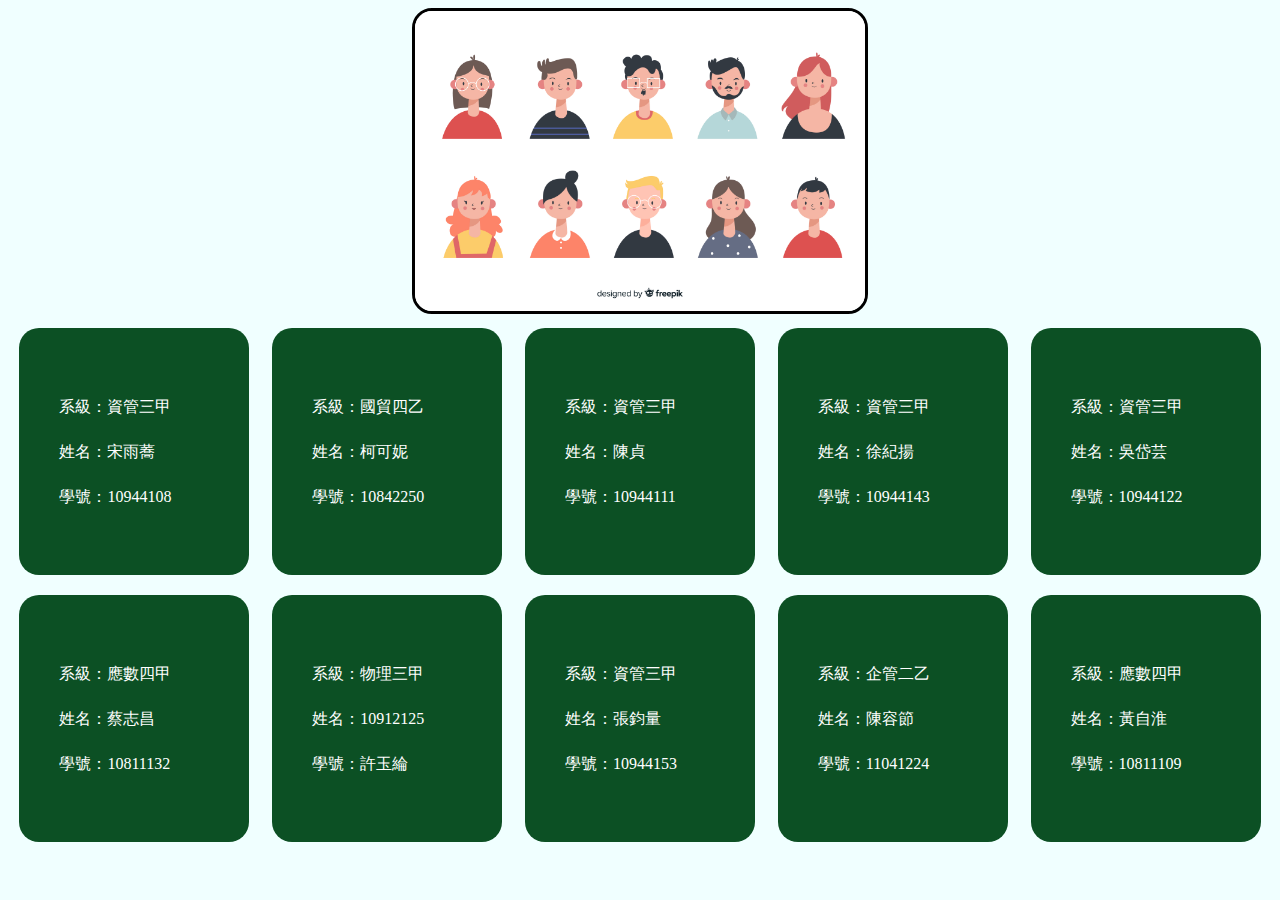
<file: page/member.html>
<!DOCTYPE html>
<html lang="en">
<head>
    <meta charset="UTF-8">
    <meta http-equiv="X-UA-Compatible" content="IE=edge">
    <meta name="viewport" content="width=device-width, initial-scale=1.0">
    <title>Document</title>
    <link rel="stylesheet" href="../asset/css/member.css">
</head>
<body>
    <main>
        <div class="allus">
            <div class="midus">
                <div class="photous">
                    <img src="../asset/img/2688135.jpg" >
                </div>
                <div class="study">
                    <div class="infous" style="text-align: justify;">	

                        <p>系級：資管三甲<br>
                            姓名：宋雨蕎<br>
                            學號：10944108</p>
                       
                    </div>
                    <div class="infous">
                        <p>系級：國貿四乙<br>
                        姓名：柯可妮<br>
                        學號：10842250</p>
                        
                    </div>
                    <div class="infous">
                        <p>系級：資管三甲<br>
                            姓名：陳貞<br>
                            學號：10944111</p>
                        
                    </div>
                    <div class="infous">
                        <p>系級：資管三甲<br>
                            姓名：徐紀揚<br>
                            學號：10944143</p>
                         
                    </div>
                    <div class="infous">
                        <p>系級：資管三甲<br>
                            姓名：吳岱芸<br>
                            學號：10944122</p>
                        
                    </div>
                    <div class="infous">
                        <p>系級：應數四甲<br>
                             姓名：蔡志昌<br>
                            學號：10811132</p>
                        
                    </div>
                    <div class="infous">
                        <p>系級：物理三甲<br>
                            姓名：10912125<br>
                            學號：許玉綸</p>
                    
                    </div>
                    <div class="infous">
                        <p>系級：資管三甲<br>
                            姓名：張鈞量<br>
                            學號：10944153</p>
                        
                    </div>
                    <div class="infous">
                        <p>系級：企管二乙<br>
                            姓名：陳容節<br>
                            學號：11041224</p>
                        
                    </div>
                    <div class="infous">
                        <p>系級：應數四甲<br>
                            姓名：黃自淮<br>
                            學號：10811109</p>
                    </div>
                </div>
            </div>
        </div>
    </main>
</body>
</html>
</file>
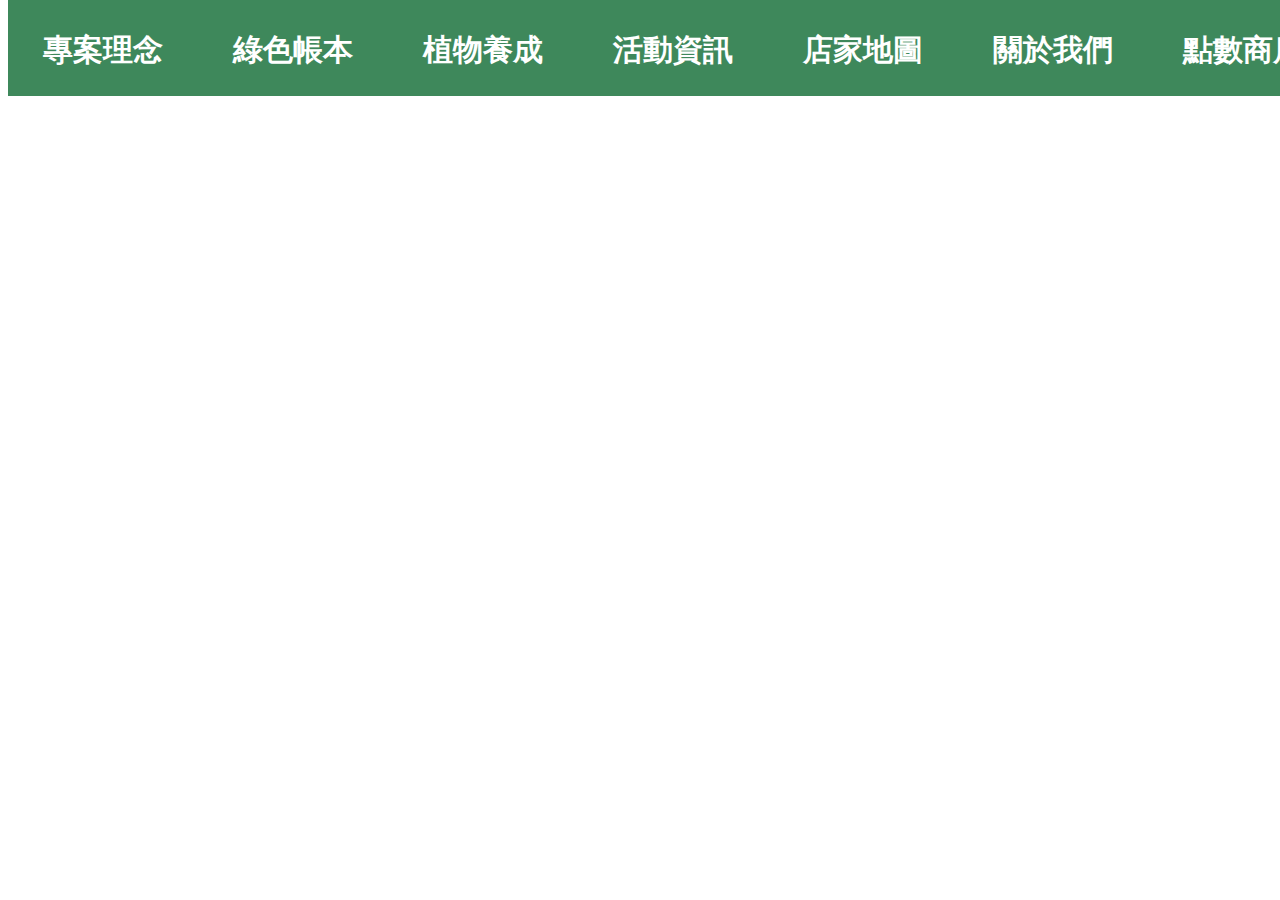
<file: page/nav.html>
<!DOCTYPE html>
<html lang="en" style="height: 100%;">
<head>
    <meta charset="UTF-8">
    <meta http-equiv="X-UA-Compatible" content="IE=edge">
    <meta name="viewport" content="width=device-width, initial-scale=1.0">
    <title>存碳養綠</title>
    <style>
        @import url("../asset/css/nav.css");
    </style>
</head>
<body>
    <div id="Nav">
        <div id="nav">
            <div id="title">
                <a href="../index.html" target="_top">
                    <h1>專案理念</h1>
                </a>
                <a href="../page/account.html" target="_top">
                    <h1>綠色帳本</h1>
                </a>
                <a href="../page/game.html" target="_top">
                    <h1>植物養成</h1>
                </a>
                <a href="../page/activity.html" target="_top">
                    <h1>活動資訊</h1>
                </a>
                <a href="../page/map.html" target="_top">
                    <h1>店家地圖</h1>
                </a>
                <a href="../page/about.html" target="_top">
                    <h1>關於我們</h1>
                </a>
                <a href="../page/shop.html" target="_top">
                    <h1>點數商店</h1>
                </a>
            </div>
            <a href="../page/user.html" target="_top">
                <img src="../asset/img/user.png" alt="" id="nav_img">
            </a>
        </div>
    </div>
</body>
</html>
</file>
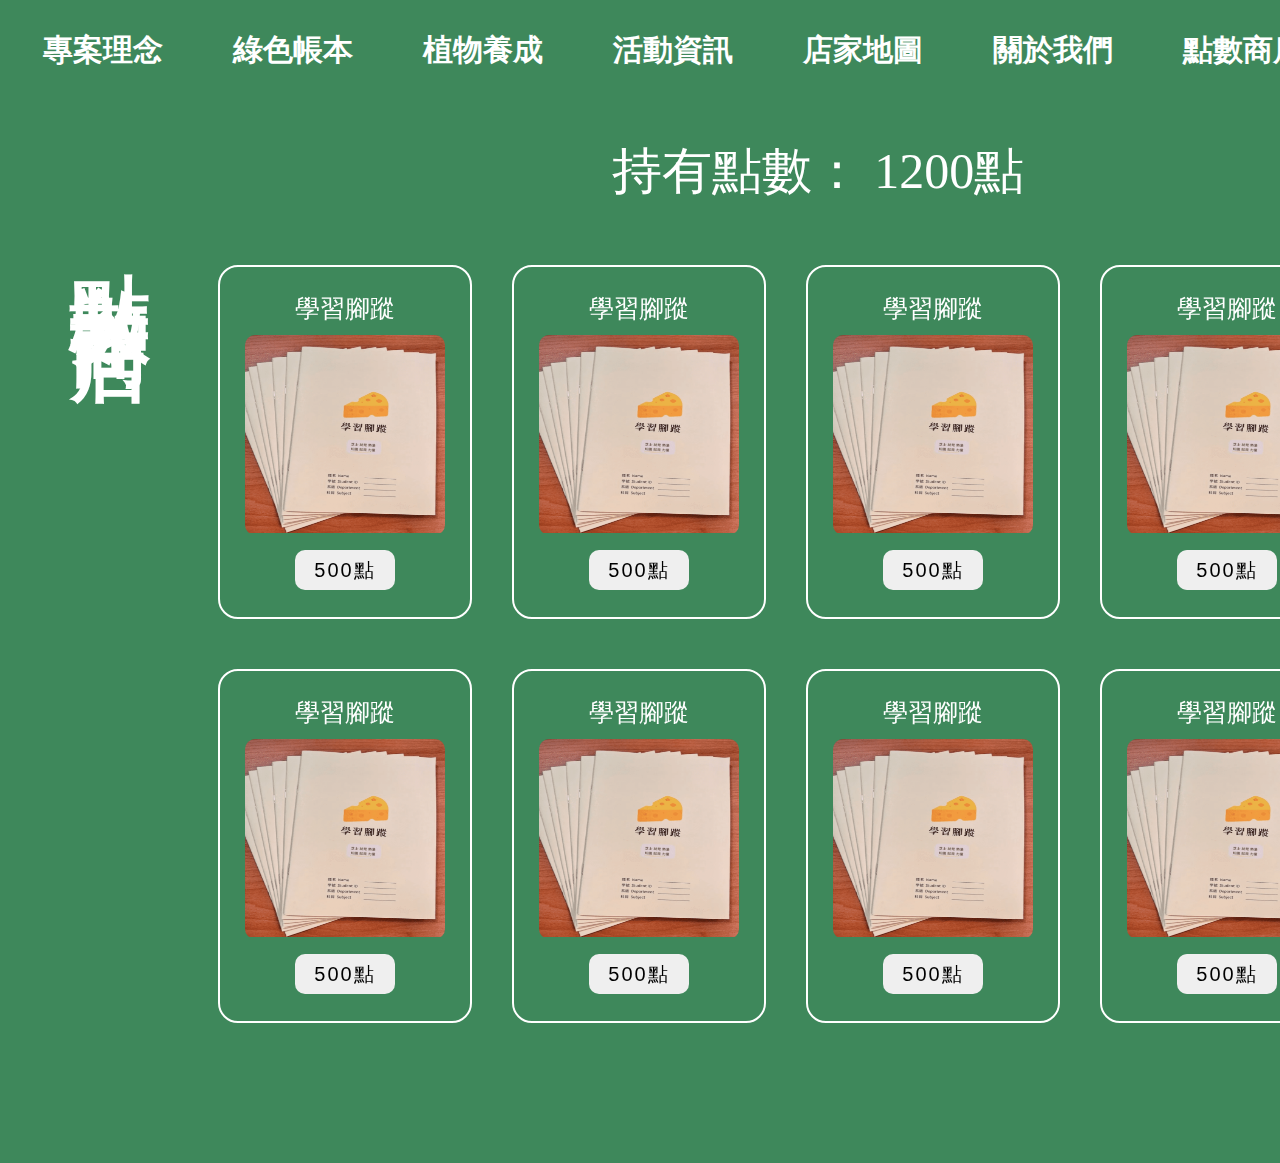
<file: page/shop.html>
<!DOCTYPE html>
<html lang="en">
<head>
    <meta charset="UTF-8">
    <meta http-equiv="X-UA-Compatible" content="IE=edge">
    <meta name="viewport" content="width=device-width, initial-scale=1.0">
    <link rel="icon" href="../asset/img/green-power.png" type="image/x-icon" />
    <title>存碳養綠</title>
    <style>
        @import url(../asset/css/main.css);
        @import url(../asset/css/nav.css);
        @import url(../asset/css/shop.css);
        @import url(../asset/css/animation.css);
    </style>
</head>
<script>
    function point(){
        y = confirm("確定兌換？")
        if(y==true)
            alert("成功兌換")
    }
</script>
<body>
    <main>
        <aside id="main_title">
            <h1>點數商店</h1>
        </aside>
        <aside id="main_body">
            <div id="have">
                <p>持有點數：</p>
                <p>1200點</p>
            </div>
            <section class="goods_aera">
                <div class="goods">
                    <p>學習腳蹤</p>
                        <div class="goods_img">
                            <p>剩餘：</p><p>10</p>
                            <img src="../asset/img/book.png" alt="">
                        </div>
                    <button type="submit" class="goods_btn" onclick="point()">500點</button>
                </div>
                <div class="goods">
                    <p>學習腳蹤</p>
                        <div class="goods_img">
                            <p>剩餘：</p><p>10</p>
                            <img src="../asset/img/book.png" alt="">
                        </div>
                    <button type="submit" class="goods_btn" onclick="point()">500點</button>
                </div>
                <div class="goods">
                    <p>學習腳蹤</p>
                        <div class="goods_img">
                            <p>剩餘：</p><p>10</p>
                            <img src="../asset/img/book.png" alt="">
                        </div>
                    <button type="submit" class="goods_btn" onclick="point()">500點</button>
                </div>
                <div class="goods">
                    <p>學習腳蹤</p>
                        <div class="goods_img">
                            <p>剩餘：</p><p>10</p>
                            <img src="../asset/img/book.png" alt="">
                        </div>
                    <button type="submit" class="goods_btn" onclick="point()">500點</button>
                </div>
            </section>
            <section class="goods_aera">
                <div class="goods">
                    <p>學習腳蹤</p>
                        <div class="goods_img">
                            <p>剩餘：</p><p>10</p>
                            <img src="../asset/img/book.png" alt="">
                        </div>
                    <button type="submit" class="goods_btn" onclick="point()">500點</button>
                </div>
                <div class="goods">
                    <p>學習腳蹤</p>
                        <div class="goods_img">
                            <p>剩餘：</p><p>10</p>
                            <img src="../asset/img/book.png" alt="">
                        </div>
                    <button type="submit" class="goods_btn" onclick="point()">500點</button>
                </div>
                <div class="goods">
                    <p>學習腳蹤</p>
                        <div class="goods_img">
                            <p>剩餘：</p><p>10</p>
                            <img src="../asset/img/book.png" alt="">
                        </div>
                    <button type="submit" class="goods_btn" onclick="point()">500點</button>
                </div>
                <div class="goods">
                    <p>學習腳蹤</p>
                        <div class="goods_img">
                            <p>剩餘：</p><p>10</p>
                            <img src="../asset/img/book.png" alt="">
                        </div>
                    <button type="submit" class="goods_btn" onclick="point()">500點</button>
                </div>
            </section>    

        </aside>
          
        
    </main>
    <div id="to_top">
        <div id="top"></div>
        <a href="#">
            <img src="../asset/img/earth-day.png" alt="" id="top_btn">
        </a>
    </div>
    <footer></footer>
    <iframe src="../page/nav.html" id="navBar" frameborder="0" scrolling="no"></iframe>
</body>
</html>
</file>
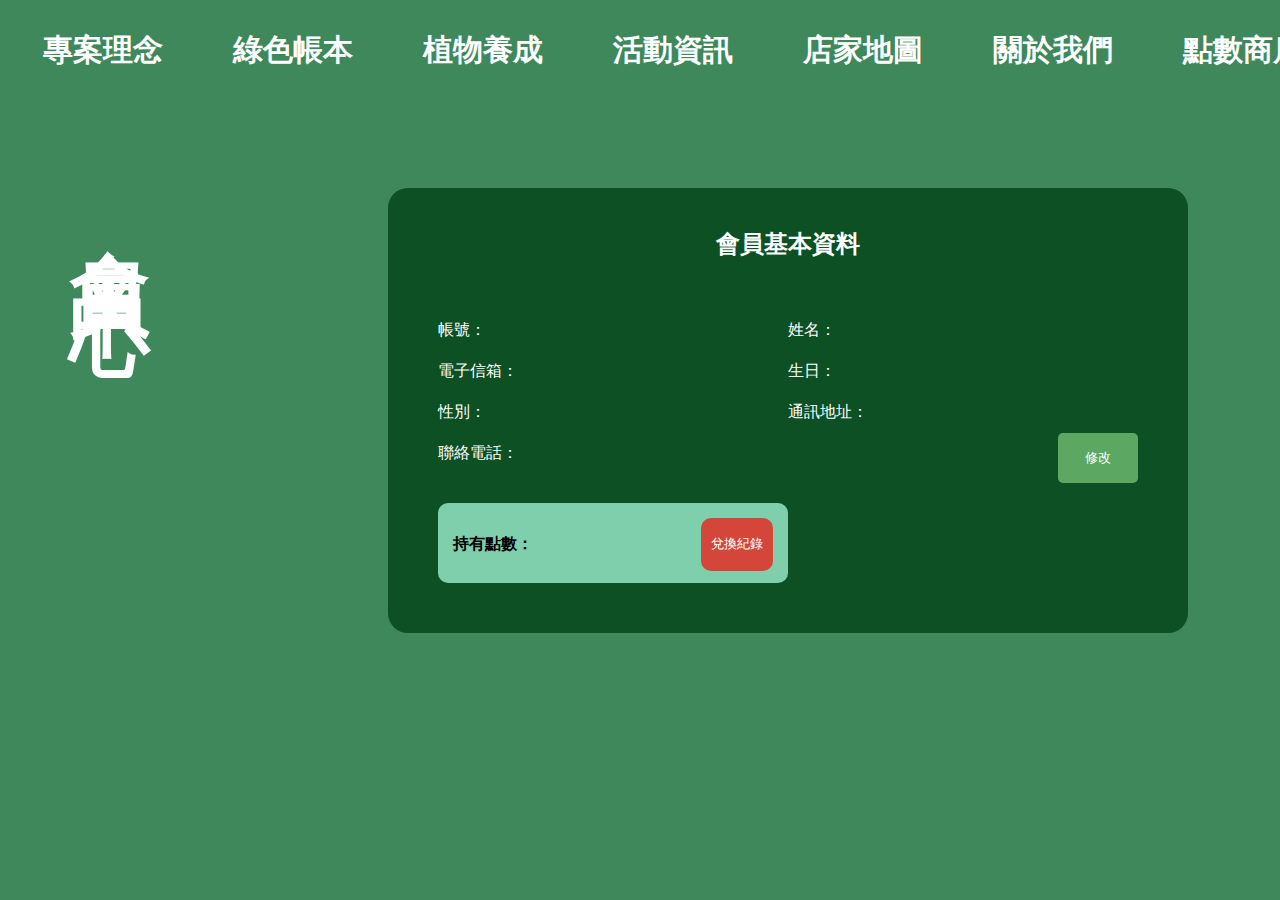
<file: page/user.html>
<!DOCTYPE html>
<html lang="en">
<head>
    <meta charset="UTF-8">
    <meta http-equiv="X-UA-Compatible" content="IE=edge">
    <meta name="viewport" content="width=device-width, initial-scale=1.0">
    <link rel="icon" href="../asset/img/green-power.png" type="image/x-icon" />
    <title>存碳養綠</title>
    <style>
        @import url(../asset/css/main.css);
        @import url(../asset/css/nav.css);
        @import url(../asset/css/user.css);
        @import url(../asset/css/animation.css);
    </style>
</head>
<body>
    <main>
        <aside id="main_title">
            <h1>會員中心</h1>
        </aside>

        <div class="big">
            <div class="mid">
                <div class="contain">
                    <h2 class="h2card">會員基本資料</h2>
                    
                        <div class="info">
                            <div class="data">
                                <label for="account">帳號：<br></label>
                                
                            </div>
                            
                            <div class="data">
                                <label for="name">姓名：<br></label>
                                
                            </div>
                            <div class="data">
                                <label for="name">電子信箱：<br></label>
                                
                            </div>
                            <div class="data">
                                <label for="name">生日：<br></label>
                                
                            </div>
                            <div class="data">
                                <label for="name">性別：<br></label>
                                
                            </div>
                            <div class="data">
                                <label for="name">通訊地址：<br></label>
                                
                            </div>
                            <div class="data">
                                <label for="name">聯絡電話：<br></label>
                               
                            </div>

                            <div class="btndiv1">
                                <button id="update" > 修改</button>
                            </div>

                            <dialog id="userupdate" style="background-color: rgb(12, 80, 36); width: 80%; border-radius: 10px;" >
                                <form>
                                    <div class="contain">
                                        <h2 class="h2card">會員基本資料</h2>
                                        
                                            <div class="info">
                                                <div class="data">
                                                    <label for="account">帳號：<br></label>
                                                    <input class="inputstyle"type="text" placeholder="你的帳號">
                                                </div>
                                                <div class="data">
                                                    <label for="name">密碼：<br></label>
                                                    <input class="inputstyle" type="password" placeholder="你的密碼">
                                                </div>
                                                <div class="data">
                                                    <label for="name">姓名：<br></label>
                                                    <input class="inputstyle" type="text" placeholder="Your Name">
                                                </div>
                                                <div class="data">
                                                    <label for="name">電子信箱：<br></label>
                                                    <input class="inputstyle" type="email" placeholder="Your E-mail">
                                                </div>
                                                <div class="data">
                                                    <label for="name">生日：<br></label>
                                                    
                                                </div>
                                                <div class="data">
                                                    <label for="name">性別： 女<br></label>
                                                    
                                                </div>
                                                <div class="data">
                                                    <label for="name">通訊地址：<br></label>
                                                    <input class="inputstyle" type="text" placeholder="你的住址">
                                                </div>
                                                <div class="data">
                                                    <label for="name">聯絡電話：<br></label>
                                                    <input class="inputstyle" type="tel" placeholder="你的電話">
                                                </div>

                                                <div class="btndiv">
                                                    <input type="submit" value="確認" class="btn_update">
                                                    <input type="reset" value="取消" class="btn_update" onclick="userupdate.close()" >
                                                </div>
                                            </div>
                                    </div>
                                </form>
                            </dialog>
             
                            <div class="userbottom">
                                <div class="pointdiv">
                                    <div class="pointmid">
                                        <p>持有點數：</p>
                                        <button id="poitnbtn">兌換紀錄</button>
                                    </div>
                                </div>
                                <dialog id="pointhistory">
                                    <div class="bigpoint">
                                        <div class="midpoint">
                                            <h2 style="text-align: center; margin-bottom: 0px;">兌換紀錄</h2>
                                            <button id="close" onclick="pointhistory.close()" >X</button>
                                            <div class="pointcontent">
                                                <p>2022 / 12 / 18<br>
                                                    16 : 41 <br>
                                                    商品 :  <br>
                                                    點數 : 
                            
                                                </p>
                                                
                                            </div>
                                            <div class="pointcontent">
                                                <p>2022 / 12 / 18<br>
                                                    16 : 41 <br>
                                                    商品 :  <br>
                                                    點數 : 
                            
                                                </p>
                                                
                                            </div>
                                            <div class="pointcontent">
                                                <p>2022 / 12 / 18<br>
                                                    16 : 41 <br>
                                                    商品 :  <br>
                                                    點數 : 
                            
                                                </p>
                                                
                                            </div>
                                            <div class="pointcontent">
                                                <p>2022 / 12 / 18<br>
                                                    16 : 41 <br>
                                                    商品 :  <br>
                                                    點數 : 
                            
                                                </p>
                                                
                                            </div>
                                            
                                        </div>
                                    </div>
                                    
                                </dialog>
                            
                                
                            </div>

                                
                            
                        </div>
                    
                </div>
            </div>
        </div>
    </main>
    <iframe src="../page/nav.html" id="navBar" frameborder="0" scrolling="no"></iframe>

    <script>
        
        let btn = document.querySelector("#poitnbtn")
        let btn2 = document.querySelector("#update")

        let pointhistory = document.querySelector("#pointhistory")
        let userupdate = document.querySelector("#userupdate")

        btn.addEventListener("click",function(){
            pointhistory.showModal();
        })
        btn2.addEventListener("click",function(){
            userupdate.showModal();
        })

        

     
    </script>
</body>
</html>
</file>
<file: asset/css/picturesbook.css>
dialog{
  position: relative ;
  border: none;
  background-color: transparent;
  border-radius: 10px;
  width: fit-content;
  height:fit-content;
}
dialog::backdrop {
  background-color: rgba(0, 0, 0, 0.1);
}

*{
  box-sizing: border-box;
  
}

.subtitle{
  position: absolute ;
  color: white;
  font-size: 50px;
  font-weight: bold;
  top:-35px;
  left: 20px;
  margin: 0px;
 
}
.sub img{
  position: absolute;
  width: 200px;
  top: -30px;
  left: -50px;
}
.picbody1 {
  display: flex;
  flex-wrap: wrap;
  background-color: rgb(189, 240, 189);
  border-radius: 40px;
  border: solid 8px rgb(90, 150, 90);
  width: 1000px;
  height: 550px;
  padding: 30px;
}

.picbody{
  display: flex;
  flex-wrap: wrap;
  background-color: rgb(189, 240, 189);
  border-radius: 40px;
  border:  solid 8px rgb(90, 150, 90);
  width:800px;
  height: 550px;
}

.pic1{
  display: flex;
  width: 160px;
  height: 160px;
  background-color: rgba(90, 150, 90, 0.734) ;
  border:  5px solid  rgb(90, 150, 90);
  border-radius: 20px;
  align-items: center;
    justify-content: center;
}
.pic1 img{
  width: 150px;
  height: 150px;
  cursor: pointer;
}

.no1 p{
  
  font-size: 25px;
  text-align: center;
  color: black;
  font-weight: bold;
}
.all1 {
  width: 100%;
  display: flex;
  flex-wrap: wrap;
  align-content: center;
  align-items: center;
  justify-content: space-around;
  z-index: 1;
  margin: 20px;
}
.all2 {
  margin-top: 80px;
  width: 100%;
  display: flex;
  flex-wrap: wrap;
  align-content: stretch;
  align-items: flex-start;
  justify-content: center;
}

.all{
      
      width: 100%;
      display: flex;
      flex-wrap: wrap;
     
      align-content: center;
      align-items: center;
      justify-content: center;
  }

#close{
  position: absolute;
  top: 30px;
  right: 30px;
  background-color: black;
  border: 1px solid;
  width: 50px;
  height: 50px;
  color: white;
  border-radius: 20px;
  border: none ;
  cursor: pointer;
}

.allcheck{
  display: flex;
  flex-wrap: wrap;
  justify-content: center;
}
.check1{
  display: flex;
  align-items: center;
  justify-content: center;
  width: 50px;
  border: solid 7px green;
  background-color: rgb(161, 241, 161);
  border-radius: 20%;
  width:100px ;
  height: 100px;
  margin: 10px;
}
.check1 img{
  width: 80px;
}
.alltoy{
  display: flex;
  flex-wrap: wrap;
  justify-content: center;
  margin-top: 40px;
}
.toy1{
  cursor: pointer;
  display: flex;
  align-items: center;
  justify-content: center;
  width: 50px;
  border: solid 7px green;
  background-color: rgb(161, 241, 161);
  border-radius: 20%;
  width:250px ;
  height: 250px;
  margin: 10px;
}

.toy1 img{
  width:130px;
}

.toy1 :hover{
  transform: scale(1.1,1.1);
  transition: 0.5s ease-out;
}
span:before {
  
  position: absolute;
  top: -150px;
  left: 40%;
  transform: translate(-50%, -50%);
  display: flex;
  justify-content: center;
  align-items: center;
  font-size: 4em;
  color: rgba(0, 0, 0, 0.1);
  
  z-index: -1;
  
  font-weight: 900;
  text-transform: uppercase;
  letter-spacing: 500px;
  transition: letter-spacing 0.5s, left 0.5s;
}
span:hover:before {
  content: attr(data-texto);
  
  left: 50%;
  letter-spacing: 10px;
  width: 300px;
  height: 300px;
 
}
</file>
<file: asset/css/question.css>
.subtitle2{
    position: absolute ;
    color: white;
    font-size: 50px;
    font-weight: bold;
    top:-15px;
    left: 20px;
    margin: 0px;
   
  }
 .cls{
    cursor: pointer;
    position: absolute;
    top: 30px;
    right: 30px;
    background-color: black;
    border: 1px solid;
    width: 50px;
    height: 50px;
    color: white;
    border-radius: 20px;
    border: none ;
}

.confirm{
    font-size: 30px;
    position: absolute;
    top:380px;
    background-color:  rgba(13, 83, 13, 0.911);
    border: none;
    width: 60%;
    height: 50px;
    
    border-radius: 20px;
}
.confirmdiv{
    position: absolute;
    display: flex;
    flex-wrap: wrap;
    justify-content: space-around;
    top: 15%;
    left: 5%;
    right: 5%;
}
.confirmdiv :hover{
    
    background-color:white;
    color: rgba(13, 83, 13, 0.911);
    border: 5px solid rgba(13, 83, 13, 0.911);
    

}

.questiondiv{
    display: flex;
    align-items: center;
    justify-content: center;
    

}

.question input[type = "radio"]{
    display: flex;

}

.question label{
    color: rgba(13, 83, 13, 0.911) ;
    font-size: 25px;
    background-color:rgba(13, 83, 13, 0.444) ;
    border-radius: 5px;
    padding: 5px 15px;
    width: 100%;
    border: 20px;
    display: flex;
    align-items: center;
    cursor: pointer;
}

.question label:before{
    content: "";
    height: 20px;
    width: 20px;
    border: 3px solid rgba(13, 83, 13, 0.444);
    border-radius: 50%;
    margin-right: 20px;

}

.question input[type = "radio"]:checked + label{
    background-color: white ;
    color:  rgba(13, 83, 13, 0.911);
    font-weight: bold;
}
.question input[type = "radio"]:checked + label:before{
    height: 10px;
    width: 10px;
    border: 5px solid white;
    background-color: #01cc65;
}
</file>
<file: asset/css/member.css>
*{
    font-family: NSimSun;
}
body{
  background-color: azure;
}
.midus{
    justify-content: space-around;
    display: flex;
    flex-wrap: wrap;
    width: 100%;
    align-content: space-around;
    flex-direction: column;
    align-items: center;
  }
  .photous img{
    
    width: 450px;
    border: solid;
    border-radius: 20px;
  }
  .study{
    
    display: flex;
    flex-wrap: wrap;
    align-content: space-between;
    flex-direction: row;
    justify-content: space-around;
  }
  .study :hover{
    background-color: lightgray;
    color: black;
    font-weight: bold;
    
    transform: scale(1.1,1.1);
    transition: all 1s ease-out;
  }

  .infous{
    padding: 40px ;
    color: white;
    border-radius: 20px;
    margin: 10px;
    background-color: rgb(12, 80, 36);
    width:150px;
    height:fit-content;
    line-height: 45px;
  }
</file>
